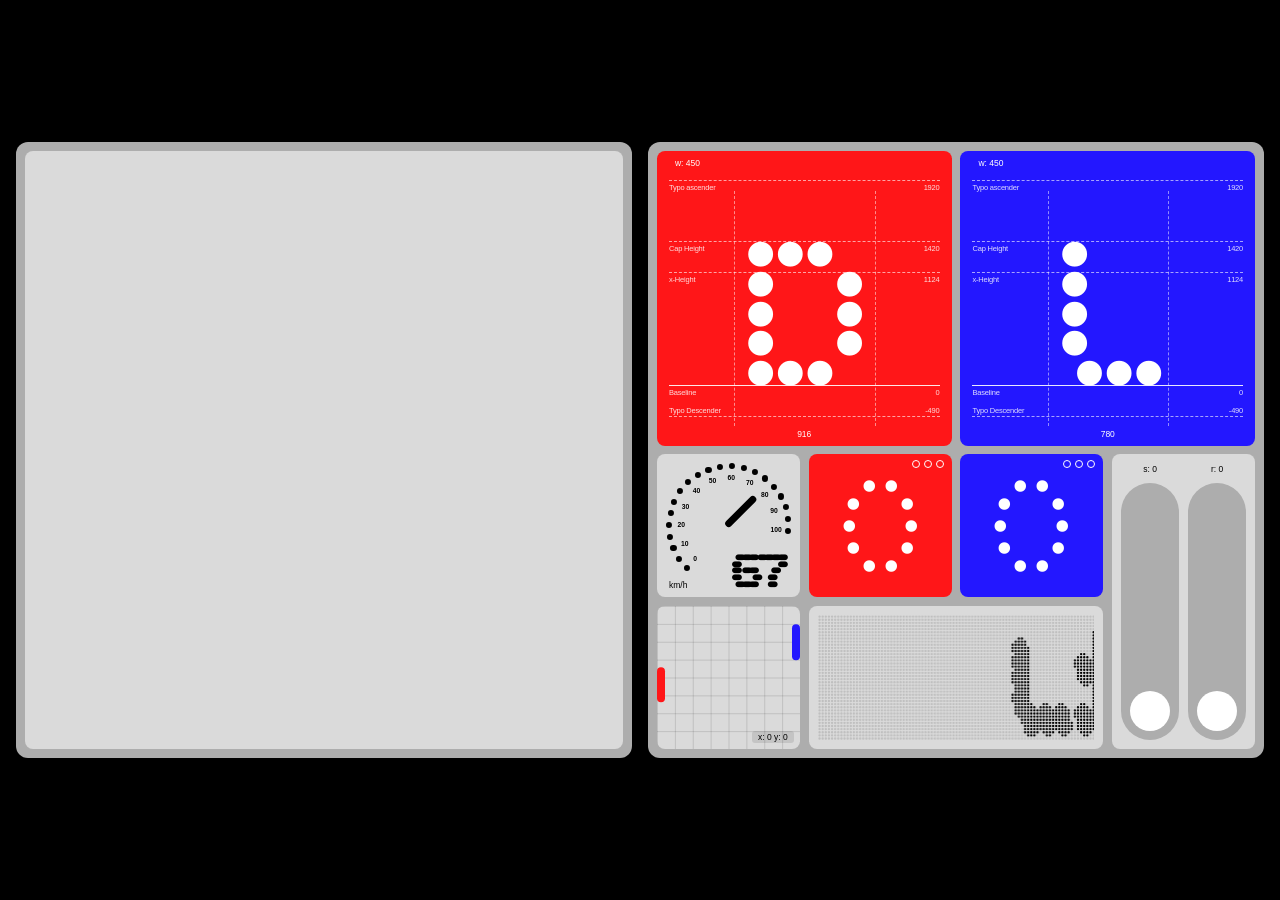
<file: Griglia_Aplha/index.html>
<!DOCTYPE html>
<html lang="it">

<head>
    <meta charset="UTF-8">
    <meta name="viewport" content="width=device-width, initial-scale=1.0">
    <title>PINGs</title>
    <link rel="stylesheet" href="style.css">
</head>

<body>
    <!-- GRIGLIA PRINCIPALE (VISIBILE) -->
    <div class="pagina">
        <div class="quadrato-camera">
            <canvas id="canvas-live" width="480" height="480"></canvas>
        </div>
        <div class="quadrato-esterno">
            <div class="flex-container">
                <div class="item-grande pl1">
                    <div class="technical-wrapper">
                        <div class="bbox-orizzontale-valore wght-val">
                            w: <span class="wght-num">450</span>
                        </div>
                        <!-- Filetto 1: Typo Ascender (1920) -> ~10% dall'alto -->
                        <div class="filetto-orizzontale" style="top: 10%;">
                            <div class="linea"></div>
                            <div class="etichetta"><span>Typo ascender</span><span>1920</span></div>
                        </div>

                        <!-- Filetto 2: Cap Height (1420) -> ~30.7% dall'alto -->
                        <div class="filetto-orizzontale" style="top: 30.7%;">
                            <div class="linea"></div>
                            <div class="etichetta"><span>Cap Height</span><span>1420</span></div>
                        </div>

                        <!-- Filetto 3: x-Height (1124) -> ~43% dall'alto -->
                        <div class="filetto-orizzontale" style="top: 41%;">
                            <div class="linea"></div>
                            <div class="etichetta"><span>x-Height</span><span>1124</span></div>
                        </div>

                        <!-- Filetto 4: Baseline (0) -> esattamente al 79.6% dall'alto -->
                        <div class="filetto-orizzontale" style="top: 79.6%;">
                            <div class="linea linea-continua"></div>
                            <div class="etichetta"><span>Baseline</span><span>0</span></div>
                        </div>

                        <!-- Filetto 5: Typo Descender (-490) -> ~100% (fondo) -->
                        <div class="filetto-orizzontale filetto-ultimo" style="top: 97%;">
                            <div class="linea"></div>
                            <div class="etichetta"><span>Typo Descender</span><span>-490</span></div>
                        </div>

                        <!-- Filetti verticali -->
                        <div class="filetto verticale sinistro" style="left: var(--box-left, 0px);"></div>
                        <div class="filetto verticale destro" style="left: var(--box-right, 0px);"></div>

                        <!-- punteggio player 1 -->
                        <div class="punti" data-pl="0">
                            <span class="punto"></span><span class="punto"></span><span class="punto"></span>
                        </div>

                        <p class="text-grande" style="font-variation-settings: 'wght' 450, 'ROTA' 0, 'SIZE' 0;">D</p>

                        <div class="bbox-orizzontale-valore">
                            <span class="bbox-width-val">0</span>
                        </div>
                    </div>
                </div>

                <div class="item-grande pl2">
                    <div class="technical-wrapper">
                        <!-- Filetto 1: Typo Ascender (1920) -->
                        <div class="filetto-orizzontale" style="top: 10%;">
                            <div class="linea"></div>
                            <div class="etichetta"><span>Typo ascender</span><span>1920</span></div>
                        </div>

                        <!-- Filetto 2: Cap Height (1420) -->
                        <div class="filetto-orizzontale" style="top: 30.7%;">
                            <div class="linea"></div>
                            <div class="etichetta"><span>Cap Height</span><span>1420</span></div>
                        </div>

                        <!-- Filetto 3: x-Height (1124) -->
                        <div class="filetto-orizzontale" style="top: 41%;">
                            <div class="linea"></div>
                            <div class="etichetta"><span>x-Height</span><span>1124</span></div>
                        </div>

                        <!-- Filetto 4: Baseline (0) -->
                        <div class="filetto-orizzontale" style="top: 79.6%;">
                            <div class="linea linea-continua"></div>
                            <div class="etichetta"><span>Baseline</span><span>0</span></div>
                        </div>

                        <!-- Filetto 5: Typo Descender (-490) -->
                        <div class="filetto-orizzontale filetto-ultimo" style="top: 100%;">
                            <div class="linea"></div>
                            <div class="etichetta"><span>Typo Descender</span><span>-490</span></div>
                        </div>

                        <!-- Filetti verticali -->
                        <div class="filetto verticale sinistro" style="left: var(--box-left, 0px);"></div>
                        <div class="filetto verticale destro" style="left: var(--box-right, 0px);"></div>

                        <!-- Punteggio player 2 -->
                        <div class="punti" data-pl="1">
                            <span class="punto"></span><span class="punto"></span><span class="punto"></span>
                        </div>

                        <p class="text-grande" style="font-variation-settings: 'wght' 450, 'ROTA' 0, 'SIZE' 0;">P</p>

                        <div class="bbox-orizzontale-valore">
                            <span class="bbox-width-val">0</span>
                        </div>
                        <div class="bbox-orizzontale-valore wght-val">
                            w: <span class="wght-num">450</span>
                        </div>
                    </div>
                </div>
                <!-- Contachilometri -->
                <div class="item-piccolo base contachilometri">
                    <div class="cerchio-tratteggiato-container">
                        <div class="cerchio-tratteggiato"></div>
                        <div class="lancetta"></div>
                        <span class="testo-velocita"><strong>67</strong></span>
                    </div>
                    <div class="bbox-orizzontale-valore kmh-label">km/h</div>
                </div>

                <div class="item-piccolo pl1">
                    <p class="text-piccolo">1</p>

                    <div class="punti" data-pl="0">
                        <span class="punto"></span><span class="punto"></span><span class="punto"></span>
                    </div>
                </div>
                <div class="item-piccolo pl2">
                    <p class="text-piccolo">2</p>

                    <div class="punti" data-pl="1">
                        <span class="punto"></span><span class="punto"></span><span class="punto"></span>
                    </div>
                </div>

                <!-- Doppio slider verticale -->
                <div class="item-lungo-verticale base">
                    <div class="slider-col" id="vs-size">
                        <span class="slider-testo">s: <span class="slider-valore">0</span></span>
                        <div class="slider-pista">
                            <div class="slider-corsa">
                                <div class="slider-pomello"></div>
                            </div>
                        </div>
                    </div>
                    <div class="slider-col" id="vs-rota">
                        <span class="slider-testo">r: <span class="slider-valore">0</span></span>
                        <div class="slider-pista">
                            <div class="slider-corsa">
                                <div class="slider-pomello"></div>
                            </div>
                        </div>
                    </div>
                </div>

                <div class="item-piccolo base campo">
                    <canvas class="traccia-pallina" id="traccia-pallina"></canvas>
                    <div class="paddle rosso" style="--pos-y: 55%;"></div>
                    <div class="paddle blu" style="--pos-y: 25%;"></div>
                    <div class="bbox-orizzontale-valore coord-pallina">
                        x: <span id="pallina-x">0</span> y: <span id="pallina-y">0</span>
                    </div>
                </div>

                <div class="item-lungo base">
                    <div class="ticker">
                        <canvas id="led-canvas"></canvas>
                    </div>
                </div>

                <!-- Slider originali: restano nel DOM (li usa lo script) ma nascosti -->
                <div style="display:none">
                    <div class="controlli-font">
                        <label>Weight: <input type="range" id="slider-wght" min="300" max="700" value="450"></label>
                        <label>Rotation: <input type="range" id="slider-rota" min="0" max="360" value="0"></label>
                        <label>Size: <input type="range" id="slider-size" min="0" max="100" value="0"></label>
                    </div>
                    <div class="controlli-font2">
                        <label>Weight: <input type="range" id="slider-wght-2" min="300" max="700" value="450"></label>
                        <label>Rotation: <input type="range" id="slider-rota-2" min="0" max="360" value="0"></label>
                        <label>Size: <input type="range" id="slider-size-2" min="0" max="100" value="0"></label>
                    </div>
                </div>
            </div>
        </div>
        <!-- ===== SCHERMATA GOAL (appare al posto della griglia) ===== -->
        <div class="quadrato-overlay overlay-goal pl1" id="overlay-goal">
            <div class="goal-interno">
                <div class="goal-scritta">
                    <div class="goal-riga">
                        <span class="goal-lettera">G</span>
                        <span class="goal-lettera">O</span>
                        <span class="goal-lettera">O</span>
                    </div>
                    <div class="goal-riga">
                        <span class="goal-lettera">O</span>
                        <span class="goal-lettera">A</span>
                        <span class="goal-lettera">L</span>
                    </div>
                </div>
                <div class="goal-glifi">
                    <span class="glifo glifo-1">$</span>
                    <span class="glifo glifo-2">?</span>
                    <span class="glifo glifo-3">@</span>
                    <span class="glifo glifo-4">&#x2206;</span>
                    <span class="glifo glifo-5">%</span>
                </div>
            </div>
        </div>
        <!-- ===== SCHERMATA WIN (appare al posto della griglia) ===== -->
        <div class="quadrato-overlay overlay-win pl1" id="overlay-win">
            <div class="win-contenitore">
                <div class="win-quadrato pl1">
                    <p class="win-numero" id="win-num-1">0</p>
                </div>
                <div class="win-quadrato pl2">
                    <p class="win-numero" id="win-num-2">0</p>
                </div>
                <div class="win-nastro-box">
                    <canvas id="win-led-canvas"></canvas>
                </div>
            </div>
        </div>
    </div>
    <!-- PANNELLO IMPOSTAZIONI NASCOSTO (si apre/chiude con il tasto S) -->
    <div class="settings-modal" id="settingsModal">
        <div class="settings-content">
            <h2>Impostazioni &amp; Calibrazione</h2>

            <div id="infos">
                <div>Stato: <span id="status">Caricamento OpenCV...</span></div>
                <div>WebSocket: <span id="wsStatus" style="color: orange;">Disconnesso</span></div>
                <div id="coords">Centro tracciato: X: -, Y: -</div>
            </div>

            <div id="controls-panel">
                <button id="detect-matrix" type="button">Rileva matrice</button>
                <div id="color-slots-container">
                    <div id="color-slot-1"></div>
                    <div id="color-slot-2"></div>
                </div>
                <div class="control-group">
                    <label>Tolleranza Hue: <span id="hue-tol-val">10</span></label>
                    <input type="range" id="hue-tol" min="1" max="40" value="10">
                </div>
                <div class="control-group">
                    <label>Sat Min: <span id="sat-min-val">80</span></label>
                    <input type="range" id="sat-min" min="0" max="255" value="80">
                </div>
                <div class="control-group">
                    <label>Val Min: <span id="val-min-val">80</span></label>
                    <input type="range" id="val-min" min="0" max="255" value="80">
                </div>
            </div>

            <div id="pick-hint" hidden>Clicca sul video per campionare il colore</div>

            <div id="container-video">
                <video id="video" width="640" height="480" autoplay playsinline muted style="display:none;"></video>
                <canvas id="canvas" width="640" height="480"></canvas>
            </div>
        </div>
        <div class="settings-close-hint">Premi il tasto <strong>S</strong> per chiudere</div>
    </div>

    <!-- ORDINE IMPORTANTE: tracking.js prima di OpenCV, script.js per ultimo -->
    <script src="tracking.js"></script>
    <script async src="https://docs.opencv.org/4.x/opencv.js" onload="onOpenCvReady();"></script>
    <script src="script.js"></script>
</body>

</html>
</file>
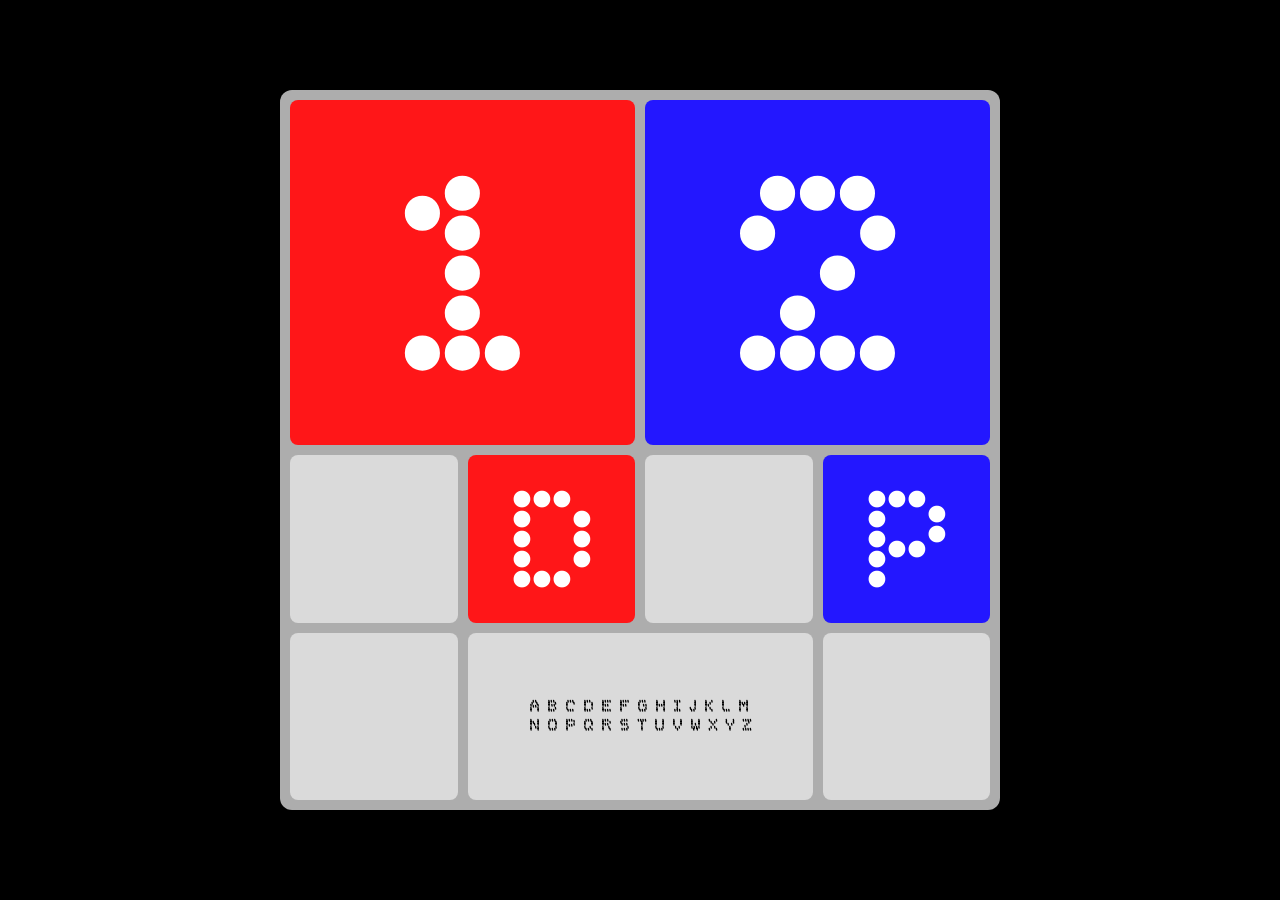
<file: GrigliaSpecimen/index.html>
<!DOCTYPE html>
<html lang="it">
<head>
    <meta charset="UTF-8">
    <meta name="viewport" content="width=device-width, initial-scale=1.0">
    <title>PINGs</title>
    <link rel="stylesheet" href="style.css">
</head>
<body>
    <div class="quadrato-esterno">
        <div class="flex-container">
            <div class="item-grande pl1">
                <p id="text-grande">1</p>
            </div>
            <div class="item-grande pl2" >
                <p id="text-grande">2</p>
            </div>
            <div class="item-piccolo base"></div>
            <div class="item-piccolo pl1">
                <p id="text-piccolo">D</p>
            </div>
            <div class="item-piccolo base"></div>
            <div class="item-piccolo pl2">
                <p id="text-piccolo">P</p>
            </div>
            <div class="item-piccolo base"></div>
            <div class="item-lungo base">
                <p id="text-lungo">A B C D E F G H I J K L M<br>N O P Q R S T U V W X Y Z</p>
            </div>
            <div class="item-piccolo base"></div>
        </div>
    </div>

</body>
</html>
</file>
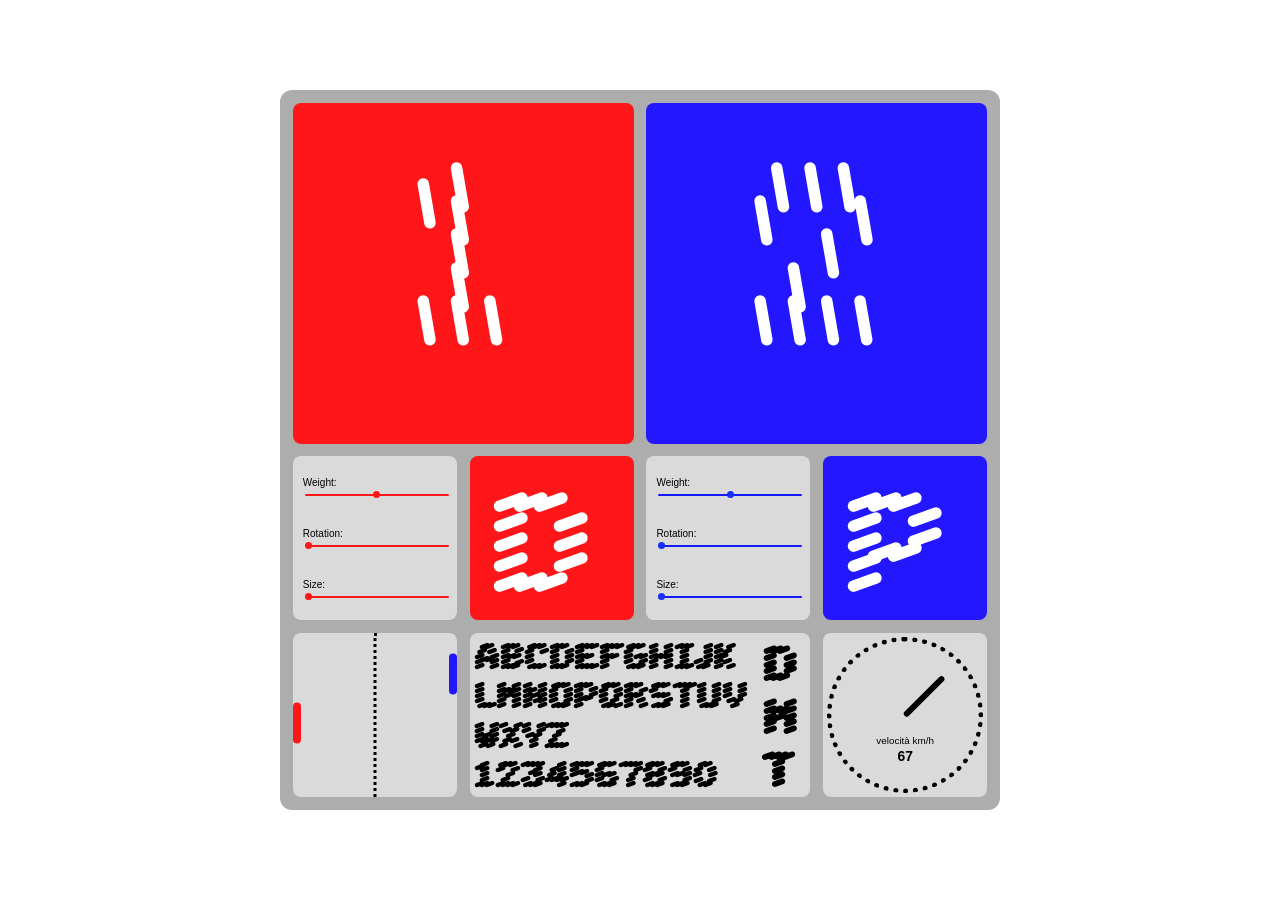
<file: GrigliaSpecimen_DIUO/index.html>
<!DOCTYPE html>
<html lang="it">

<head>
    <meta charset="UTF-8">
    <meta name="viewport" content="width=device-width, initial-scale=1.0">
    <title>PINGs</title>
    <link rel="stylesheet" href="style.css">
</head>

<body>
    <div class="quadrato-esterno">
        <div class="flex-container">
            <div class="item-grande pl1">
                <p id="text-grande">1</p>
            </div>
            <div class="item-grande pl2">
                <p id="text-grande">2</p>
            </div>
            <div class="item-piccolo base">
                <div class="controlli-font">
                    <label>
                        Weight:
                        <input type="range" id="slider-wght" min="100" max="900" value="500">
                    </label>

                    <label>
                        Rotation:
                        <input type="range" id="slider-rota" min="0" max="360" value="0">
                    </label>

                    <label>
                        Size:
                        <input type="range" id="slider-size" min="0" max="100" value="0">
                    </label>
                </div>
            </div>
            <div class="item-piccolo pl1">
                <p id="text-piccolo">D</p>
            </div>
            <div class="item-piccolo base">
                <div class="controlli-font2">
                    <label>
                        Weight:
                        <input type="range" id="slider-wght" min="100" max="900" value="500">
                    </label>

                    <label>
                        Rotation:
                        <input type="range" id="slider-rota" min="0" max="360" value="0">
                    </label>

                    <label>
                        Size:
                        <input type="range" id="slider-size" min="0" max="100" value="0">
                    </label>
                </div>
            </div>
            <div class="item-piccolo pl2">
                <p id="text-piccolo">P</p>
            </div>
            <div class="item-piccolo base campo">
                <!-- Linea verticale tratteggiata centrale -->
                <div class="linea-centrale"></div>

                <!-- Bacchetta Rossa (Sinistra) -->
                <div class="paddle rosso" style="--pos-y: 55%;"></div>

                <!-- Bacchetta Blu (Destra) -->
                <div class="paddle blu" style="--pos-y: 25%;"></div>
            </div>
            <div class="item-lungo base">
                <p id="text-alfabeto">A B C D E F G H I J K<br> L M N O P Q R S T U V <br>W X Y Z <br>1 2 3 4 5 6 7 8 9
                    0</p>
                <p class="text-DMT">D<br>M<br>T</p>
            </div>
            <div class="item-piccolo base">
                <div class="cerchio-tratteggiato-container">
                    <div class="cerchio-tratteggiato"></div>
                    <div class="lancetta"></div>
                    <span class="testo-velocita">velocità km/h<br><strong>67</strong></span>
                </div>
            </div>

        </div>
    </div>

</body>

</html>
</file>
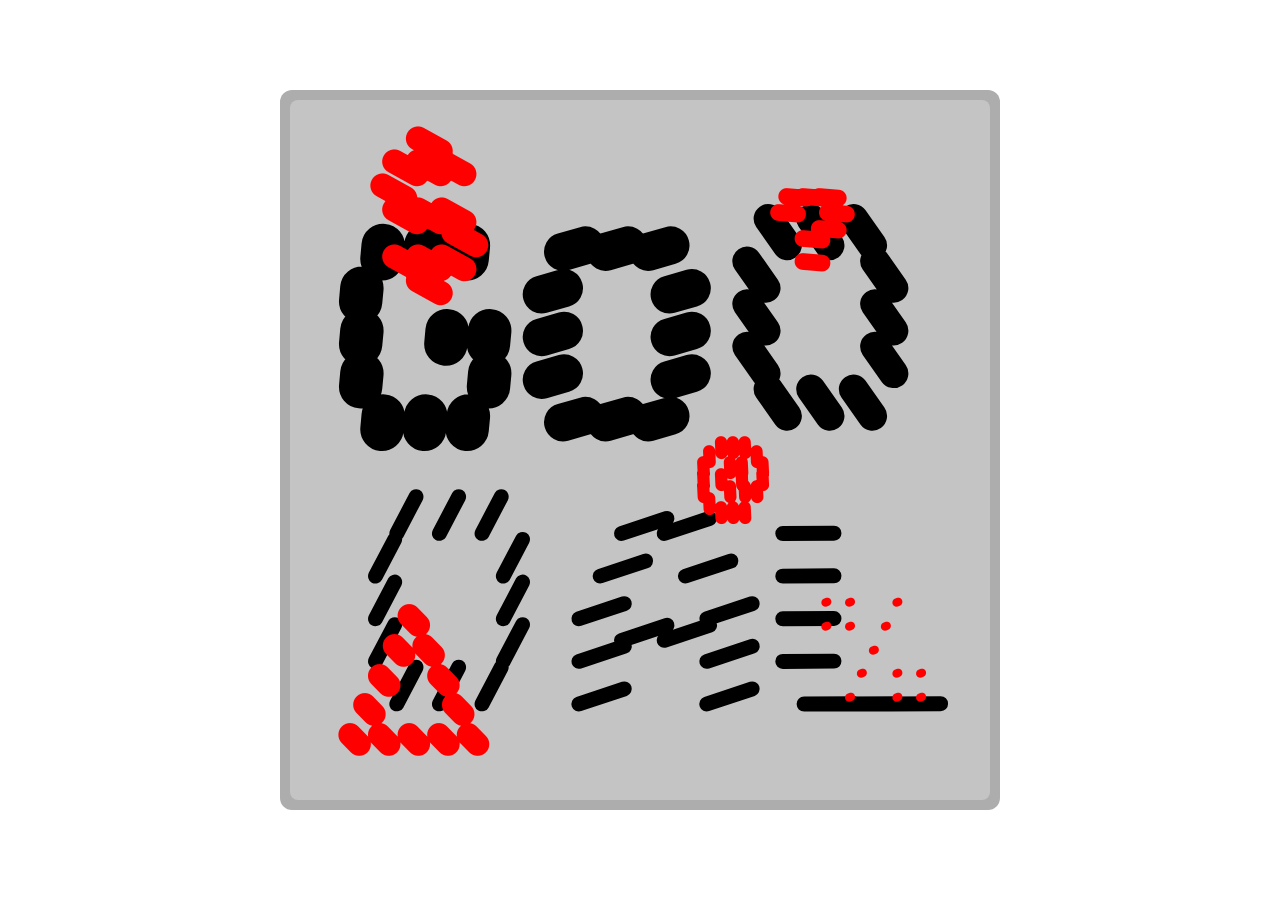
<file: GrigliaSpecimen_Goal/index.html>
<!DOCTYPE html>
<html lang="it">

<head>
    <meta charset="UTF-8">
    <meta name="viewport" content="width=device-width, initial-scale=1.0">
    <title>PINGs</title>
    <link rel="stylesheet" href="style.css">
</head>

<body>
    <div class="quadrato-esterno">
        
        <!-- Secondo quadrato (Interno) -->
        <div class="quadrato-interno">
            
            <!-- SCRITTA GOO / OAL: Scritta a mano direttamente nell'HTML -->
            <div id="goal">

                <div class="riga-goal">
                <span class="lettera-goal">G</span>
                <span class="lettera-goal">O</span>
                <span class="lettera-goal">O</span>
        </div>
        <div class="riga-goal">
                <span class="lettera-goal">O</span>
                <span class="lettera-goal">A</span>
                <span class="lettera-goal">L</span>
            </div>

            <!-- Terzo quadrato (Glifi) -->
            <div class="quadrato-invisibile">
                <span class="glifo glifo-1 glifo-animato" id="glifo-1">$</span>
                <span class="glifo glifo-2 glifo-animato" id="glifo-2">?</span>
                <span class="glifo glifo-3 glifo-animato" id="glifo-3">@</span>
                <span class="glifo glifo-4 glifo-animato" id="glifo-4">&#x2206;</span>
                <span class="glifo glifo-5 glifo-animato" id="glifo-5">%</span>
            </div>
            
        </div> <!-- /quadrato-interno -->

    </div>

    <!-- SCRIPT 1: Animazione dei Glifi ($ ? @ ∆ %) -->
    <script>
        const glifi = document.querySelectorAll('.glifo-animato');
        let tGlifi = 0;

        function loopGlifi() {
            tGlifi += 0.02;

            glifi.forEach((glifo, index) => {
                const offset = index * 0.8; 
                const progress = (Math.sin(tGlifi + offset) + 1) / 2;

                const wght = 100 + (progress * 800);
                const rota = progress * 360;       
                const size = progress * 100;       

                glifo.style.fontVariationSettings = `'wght' ${wght}, 'ROTA' ${rota}, 'SIZE' ${size}`;
            });

            requestAnimationFrame(loopGlifi);
        }

        loopGlifi();
    </script>

    <!-- SCRIPT 2: Animazione in sequenza delle lettere G-O-O-O-A-L -->
    <script>
        // Seleziona direttamente i 6 span che abbiamo creato a mano nell'HTML
        const lettereGoal = document.querySelectorAll('.lettera-goal');
        let tGoal = 0;

        function loopGoal() {
            tGoal += 0.01;

            lettereGoal.forEach((lettera, index) => {
                // index fa muovere le lettere in sequenza (onda)
                const offset = index * 0.4; 
                const progress = (Math.sin(tGoal - offset) + 1) / 2;

                const wght = 100 + (progress * 800);  
                const rota = progress * 360;          
                const size = 100 - (progress * 100); // Parte da 100 e scende a 0

                lettera.style.fontVariationSettings = `'wght' ${wght}, 'ROTA' ${rota}, 'SIZE' ${size}`;
            });

            requestAnimationFrame(loopGoal);
        }

        loopGoal();
    </script>

</body>

</html>
</file>
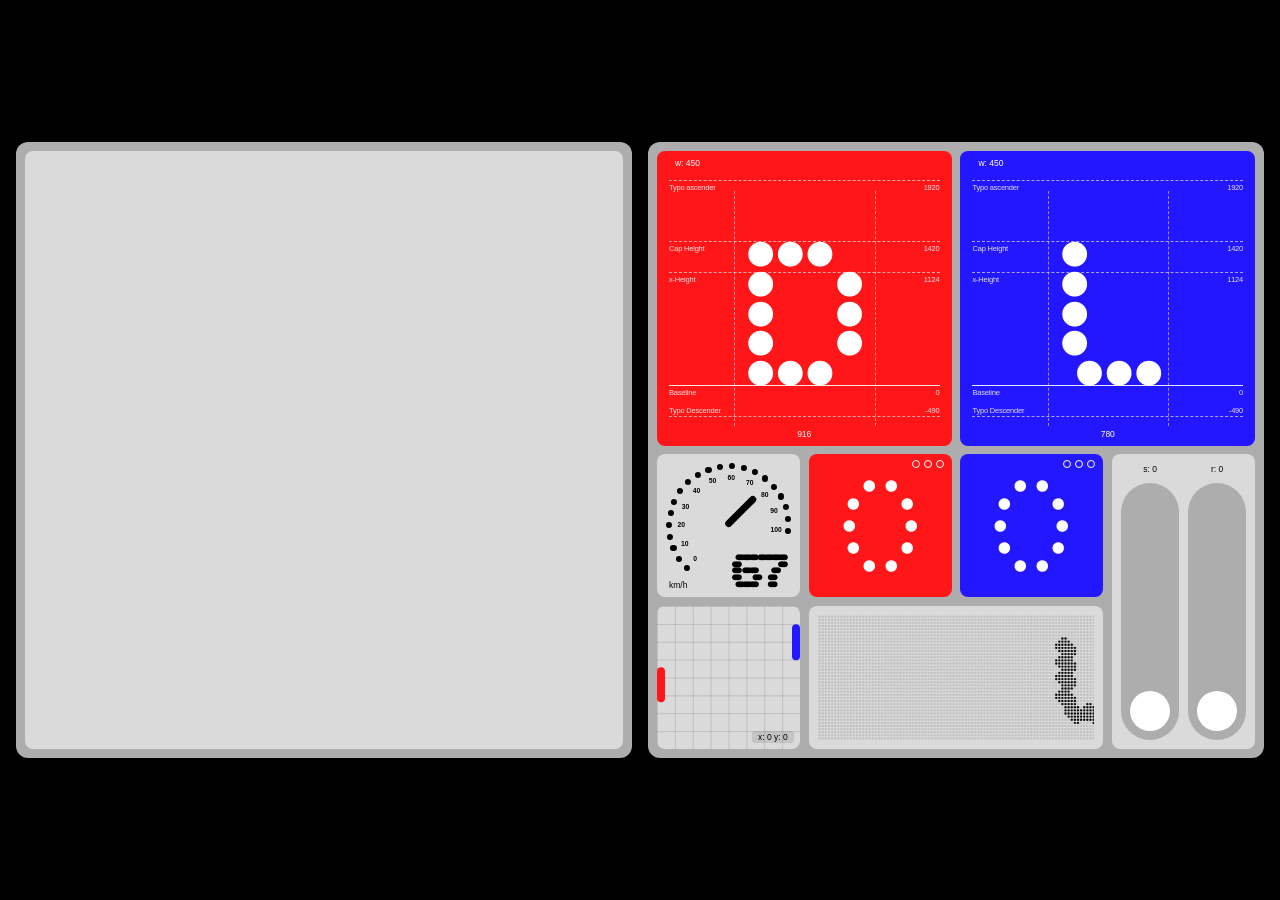
<file: GrigliaSpecimen_prova/index.html>
<!DOCTYPE html>
<html lang="it">

<head>
    <meta charset="UTF-8">
    <meta name="viewport" content="width=device-width, initial-scale=1.0">
    <title>PINGs</title>
    <link rel="stylesheet" href="style.css">
</head>

<body>
    <!-- GRIGLIA PRINCIPALE (VISIBILE) -->
    <div class="pagina">
        <div class="quadrato-camera">
            <canvas id="canvas-live" width="480" height="480"></canvas>
        </div>
        <div class="quadrato-esterno">
            <div class="flex-container">
                <div class="item-grande pl1">
                    <div class="technical-wrapper">
                        <div class="bbox-orizzontale-valore wght-val">
                            w: <span class="wght-num">450</span>
                        </div>
                        <!-- Filetto 1: Typo Ascender (1920) -> ~10% dall'alto -->
                        <div class="filetto-orizzontale" style="top: 10%;">
                            <div class="linea"></div>
                            <div class="etichetta"><span>Typo ascender</span><span>1920</span></div>
                        </div>

                        <!-- Filetto 2: Cap Height (1420) -> ~30.7% dall'alto -->
                        <div class="filetto-orizzontale" style="top: 30.7%;">
                            <div class="linea"></div>
                            <div class="etichetta"><span>Cap Height</span><span>1420</span></div>
                        </div>

                        <!-- Filetto 3: x-Height (1124) -> ~43% dall'alto -->
                        <div class="filetto-orizzontale" style="top: 41%;">
                            <div class="linea"></div>
                            <div class="etichetta"><span>x-Height</span><span>1124</span></div>
                        </div>

                        <!-- Filetto 4: Baseline (0) -> esattamente al 79.6% dall'alto -->
                        <div class="filetto-orizzontale" style="top: 79.6%;">
                            <div class="linea linea-continua"></div>
                            <div class="etichetta"><span>Baseline</span><span>0</span></div>
                        </div>

                        <!-- Filetto 5: Typo Descender (-490) -> ~100% (fondo) -->
                        <div class="filetto-orizzontale filetto-ultimo" style="top: 97%;">
                            <div class="linea"></div>
                            <div class="etichetta"><span>Typo Descender</span><span>-490</span></div>
                        </div>

                        <!-- Filetti verticali -->
                        <div class="filetto verticale sinistro" style="left: var(--box-left, 0px);"></div>
                        <div class="filetto verticale destro" style="left: var(--box-right, 0px);"></div>

                        <!-- punteggio player 1 -->
                        <div class="punti" data-pl="0">
                            <span class="punto"></span><span class="punto"></span><span class="punto"></span>
                        </div>

                        <p class="text-grande" style="font-variation-settings: 'wght' 450, 'ROTA' 0, 'SIZE' 0;">D</p>

                        <div class="bbox-orizzontale-valore">
                            <span class="bbox-width-val">0</span>
                        </div>
                    </div>
                </div>

                <div class="item-grande pl2">
                    <div class="technical-wrapper">
                        <!-- Filetto 1: Typo Ascender (1920) -->
                        <div class="filetto-orizzontale" style="top: 10%;">
                            <div class="linea"></div>
                            <div class="etichetta"><span>Typo ascender</span><span>1920</span></div>
                        </div>

                        <!-- Filetto 2: Cap Height (1420) -->
                        <div class="filetto-orizzontale" style="top: 30.7%;">
                            <div class="linea"></div>
                            <div class="etichetta"><span>Cap Height</span><span>1420</span></div>
                        </div>

                        <!-- Filetto 3: x-Height (1124) -->
                        <div class="filetto-orizzontale" style="top: 41%;">
                            <div class="linea"></div>
                            <div class="etichetta"><span>x-Height</span><span>1124</span></div>
                        </div>

                        <!-- Filetto 4: Baseline (0) -->
                        <div class="filetto-orizzontale" style="top: 79.6%;">
                            <div class="linea linea-continua"></div>
                            <div class="etichetta"><span>Baseline</span><span>0</span></div>
                        </div>

                        <!-- Filetto 5: Typo Descender (-490) -->
                        <div class="filetto-orizzontale filetto-ultimo" style="top: 100%;">
                            <div class="linea"></div>
                            <div class="etichetta"><span>Typo Descender</span><span>-490</span></div>
                        </div>

                        <!-- Filetti verticali -->
                        <div class="filetto verticale sinistro" style="left: var(--box-left, 0px);"></div>
                        <div class="filetto verticale destro" style="left: var(--box-right, 0px);"></div>

                        <!-- Punteggio player 2 -->
                        <div class="punti" data-pl="1">
                            <span class="punto"></span><span class="punto"></span><span class="punto"></span>
                        </div>

                        <p class="text-grande" style="font-variation-settings: 'wght' 450, 'ROTA' 0, 'SIZE' 0;">P</p>

                        <div class="bbox-orizzontale-valore">
                            <span class="bbox-width-val">0</span>
                        </div>
                        <div class="bbox-orizzontale-valore wght-val">
                            w: <span class="wght-num">450</span>
                        </div>
                    </div>
                </div>
                <!-- Contachilometri -->
                <div class="item-piccolo base contachilometri">
                    <div class="cerchio-tratteggiato-container">
                        <div class="cerchio-tratteggiato"></div>
                        <div class="lancetta"></div>
                        <span class="testo-velocita"><strong>67</strong></span>
                    </div>
                    <div class="bbox-orizzontale-valore kmh-label">km/h</div>
                </div>

                <div class="item-piccolo pl1">
                    <p class="text-piccolo">1</p>

                    <div class="punti" data-pl="0">
                        <span class="punto"></span><span class="punto"></span><span class="punto"></span>
                    </div>
                </div>
                <div class="item-piccolo pl2">
                    <p class="text-piccolo">2</p>

                    <div class="punti" data-pl="1">
                        <span class="punto"></span><span class="punto"></span><span class="punto"></span>
                    </div>
                </div>

                <!-- Doppio slider verticale -->
                <div class="item-lungo-verticale base">
                    <div class="slider-col" id="vs-size">
                        <span class="slider-testo">s: <span class="slider-valore">0</span></span>
                        <div class="slider-pista">
                            <div class="slider-corsa">
                                <div class="slider-pomello"></div>
                            </div>
                        </div>
                    </div>
                    <div class="slider-col" id="vs-rota">
                        <span class="slider-testo">r: <span class="slider-valore">0</span></span>
                        <div class="slider-pista">
                            <div class="slider-corsa">
                                <div class="slider-pomello"></div>
                            </div>
                        </div>
                    </div>
                </div>

                <div class="item-piccolo base campo">
                    <canvas class="traccia-pallina" id="traccia-pallina"></canvas>
                    <div class="paddle rosso" style="--pos-y: 55%;"></div>
                    <div class="paddle blu" style="--pos-y: 25%;"></div>
                    <div class="bbox-orizzontale-valore coord-pallina">
                        x: <span id="pallina-x">0</span> y: <span id="pallina-y">0</span>
                    </div>
                </div>

                <div class="item-lungo base">
                    <div class="ticker">
                        <canvas id="led-canvas"></canvas>
                    </div>
                </div>

                <!-- Slider originali: restano nel DOM (li usa lo script) ma nascosti -->
                <div style="display:none">
                    <div class="controlli-font">
                        <label>Weight: <input type="range" id="slider-wght" min="300" max="700" value="450"></label>
                        <label>Rotation: <input type="range" id="slider-rota" min="0" max="360" value="0"></label>
                        <label>Size: <input type="range" id="slider-size" min="0" max="100" value="0"></label>
                    </div>
                    <div class="controlli-font2">
                        <label>Weight: <input type="range" id="slider-wght-2" min="300" max="700" value="450"></label>
                        <label>Rotation: <input type="range" id="slider-rota-2" min="0" max="360" value="0"></label>
                        <label>Size: <input type="range" id="slider-size-2" min="0" max="100" value="0"></label>
                    </div>
                </div>
            </div>
        </div>
    </div>
    <!-- PANNELLO IMPOSTAZIONI NASCOSTO (si apre/chiude con il tasto S) -->
    <div class="settings-modal" id="settingsModal">
        <div class="settings-content">
            <h2>Impostazioni &amp; Calibrazione</h2>

            <div id="infos">
                <div>Stato: <span id="status">Caricamento OpenCV...</span></div>
                <div>WebSocket: <span id="wsStatus" style="color: orange;">Disconnesso</span></div>
                <div id="coords">Centro tracciato: X: -, Y: -</div>
            </div>

            <div id="controls-panel">
                <button id="detect-matrix" type="button">Rileva matrice</button>
                <div id="color-slots-container">
                    <div id="color-slot-1"></div>
                    <div id="color-slot-2"></div>
                </div>
                <div class="control-group">
                    <label>Tolleranza Hue: <span id="hue-tol-val">10</span></label>
                    <input type="range" id="hue-tol" min="1" max="40" value="10">
                </div>
                <div class="control-group">
                    <label>Sat Min: <span id="sat-min-val">80</span></label>
                    <input type="range" id="sat-min" min="0" max="255" value="80">
                </div>
                <div class="control-group">
                    <label>Val Min: <span id="val-min-val">80</span></label>
                    <input type="range" id="val-min" min="0" max="255" value="80">
                </div>
            </div>

            <div id="pick-hint" hidden>Clicca sul video per campionare il colore</div>

            <div id="container-video">
                <video id="video" width="640" height="480" autoplay playsinline muted style="display:none;"></video>
                <canvas id="canvas" width="640" height="480"></canvas>
            </div>
        </div>
        <div class="settings-close-hint">Premi il tasto <strong>S</strong> per chiudere</div>
    </div>

    <!-- ORDINE IMPORTANTE: tracking.js prima di OpenCV, script.js per ultimo -->
    <script src="tracking.js"></script>
    <script async src="https://docs.opencv.org/4.x/opencv.js" onload="onOpenCvReady();"></script>
    <script src="script.js"></script>
</body>

</html>
</file>
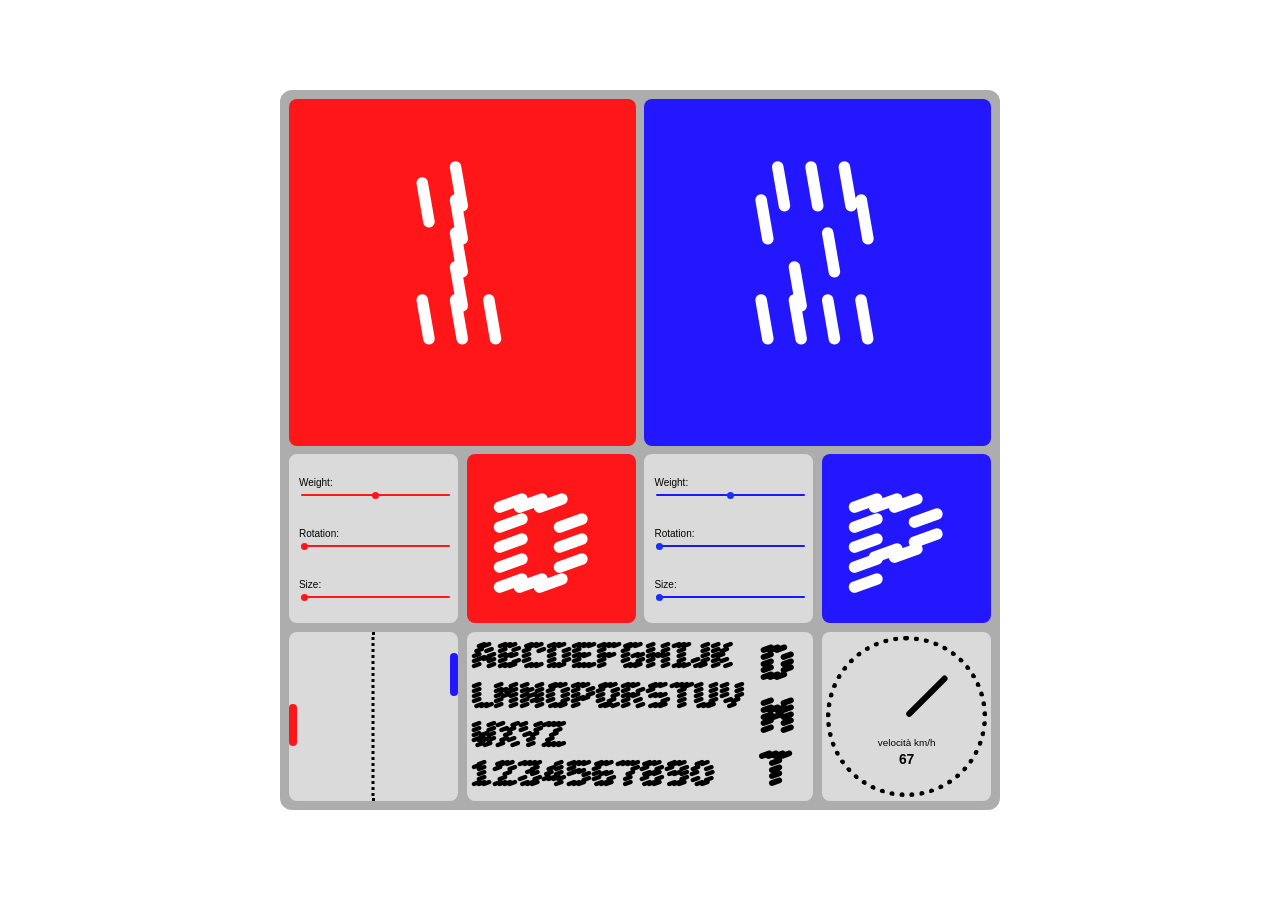
<file: GrigliaSpecimen_TRIUO/index.html>
<!DOCTYPE html>
<html lang="it">

<head>
    <meta charset="UTF-8">
    <meta name="viewport" content="width=device-width, initial-scale=1.0">
    <title>PINGs</title>
    <link rel="stylesheet" href="style.css">
</head>

<body>
    <!-- GRIGLIA PRINCIPALE (VISIBILE) -->
    <div class="quadrato-esterno">
        <div class="flex-container">
            <div class="item-grande pl1">
                <p class="text-grande">1</p>
            </div>
            <div class="item-grande pl2">
                <p class="text-grande">2</p>
            </div>
            <div class="item-piccolo base">
                <div class="controlli-font">
                    <label>
                        Weight:
                        <input type="range" id="slider-wght" min="300" max="700" value="500">
                    </label>

                    <label>
                        Rotation:
                        <input type="range" id="slider-rota" min="0" max="360" value="0">
                    </label>

                    <label>
                        Size:
                        <input type="range" id="slider-size" min="0" max="100" value="0">
                    </label>
                </div>
            </div>
            <div class="item-piccolo pl1">
                <p class="text-piccolo">D</p>
            </div>
            <div class="item-piccolo base">
                <div class="controlli-font2">
                    <label>
                        Weight:
                        <input type="range" id="slider-wght-2" min="300" max="700" value="500">
                    </label>

                    <label>
                        Rotation:
                        <input type="range" id="slider-rota-2" min="0" max="360" value="0">
                    </label>

                    <label>
                        Size:
                        <input type="range" id="slider-size-2" min="0" max="100" value="0">
                    </label>
                </div>
            </div>
            <div class="item-piccolo pl2">
                <p class="text-piccolo">P</p>
            </div>
            <div class="item-piccolo base campo">
                <!-- Traccia della pallina (disegnata da script.js) -->
                <canvas class="traccia-pallina" id="traccia-pallina"></canvas>
                <!-- Linea verticale tratteggiata centrale -->
                <div class="linea-centrale"></div>

                <!-- Bacchetta Rossa (Sinistra) -->
                <div class="paddle rosso" style="--pos-y: 55%;"></div>

                <!-- Bacchetta Blu (Destra) -->
                <div class="paddle blu" style="--pos-y: 25%;"></div>
            </div>
            <div class="item-lungo base">
                <p id="text-alfabeto">A B C D E F G H I J K<br> L M N O P Q R S T U V <br>W X Y Z <br>1 2 3 4 5 6 7 8 9
                    0</p>
                <p class="text-DMT">D<br>M<br>T</p>
            </div>
            <div class="item-piccolo base">
                <div class="cerchio-tratteggiato-container">
                    <div class="cerchio-tratteggiato"></div>
                    <div class="lancetta"></div>
                    <span class="testo-velocita">velocità km/h<br><strong>67</strong></span>
                </div>
            </div>

        </div>
    </div>

    <!-- PANNELLO IMPOSTAZIONI NASCOSTO (si apre/chiude con il tasto S) -->
    <div class="settings-modal" id="settingsModal">
        <div class="settings-content">
            <h2>Impostazioni &amp; Calibrazione</h2>

            <div id="infos">
                <div>Stato: <span id="status">Caricamento OpenCV...</span></div>
                <div>WebSocket: <span id="wsStatus" style="color: orange;">Disconnesso</span></div>
                <div id="coords">Centro tracciato: X: -, Y: -</div>
            </div>

            <div id="controls-panel">
                <button id="detect-matrix" type="button">Rileva matrice</button>
                <div id="color-slots-container">
                    <div id="color-slot-1"></div>
                    <div id="color-slot-2"></div>
                </div>
                <div class="control-group">
                    <label>Tolleranza Hue: <span id="hue-tol-val">10</span></label>
                    <input type="range" id="hue-tol" min="1" max="40" value="10">
                </div>
                <div class="control-group">
                    <label>Sat Min: <span id="sat-min-val">80</span></label>
                    <input type="range" id="sat-min" min="0" max="255" value="80">
                </div>
                <div class="control-group">
                    <label>Val Min: <span id="val-min-val">80</span></label>
                    <input type="range" id="val-min" min="0" max="255" value="80">
                </div>
            </div>

            <div id="pick-hint" hidden>Clicca sul video per campionare il colore</div>

            <div id="container-video">
                <video id="video" width="640" height="480" autoplay playsinline muted style="display:none;"></video>
                <canvas id="canvas" width="640" height="480"></canvas>
            </div>
        </div>
        <div class="settings-close-hint">Premi il tasto <strong>S</strong> per chiudere</div>
    </div>

    <!-- ORDINE IMPORTANTE: tracking.js prima di OpenCV, script.js per ultimo -->
    <script src="tracking.js"></script>
    <script async src="https://docs.opencv.org/4.x/opencv.js" onload="onOpenCvReady();"></script>
    <script src="script.js"></script>
</body>

</html>
</file>
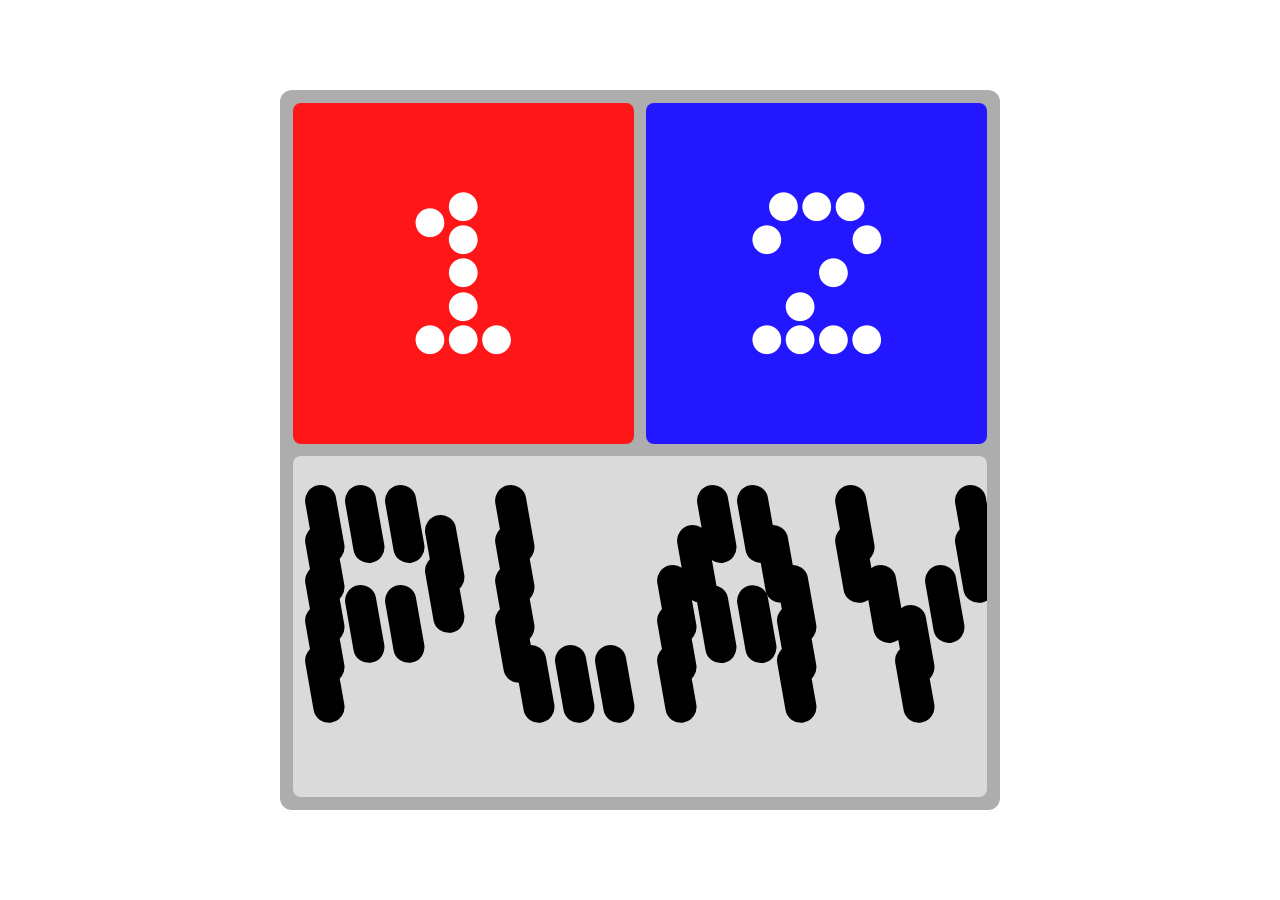
<file: GrigliaSpecimen_WIN_fissa/index.html>
<!DOCTYPE html>
<html lang="it">

<head>
    <meta charset="UTF-8">
    <meta name="viewport" content="width=device-width, initial-scale=1.0">
    <title>PINGs</title>
    <link rel="stylesheet" href="style.css">
</head>

<body>
    <div class="quadrato-esterno">
        <div class="flex-container">
            <div class="item-grande pl1">
                <p id="text-grande">1</p>
            </div>
            <div class="item-grande pl2">
                <p id="text-grande">2</p>
            </div>
            <div class="item-lungo base">
                <!-- SOLO il nastro: il testo statico e' stato tolto,
                     altrimenti spingeva il nastro fuori dall'item -->
                <div class="nastro-wrapper">
                    <div class="nastro-traccia">
                        <!-- Le due copie DEVONO essere identiche per il loop senza salti -->
                        <span class="frase">PLAYER <span class="dadi-rosso">DADI</span> WIN &nbsp;&nbsp;&#8226;&nbsp;&nbsp;</span>
                        <span class="frase" aria-hidden="true">PLAYER <span class="dadi-rosso">DADI</span> WIN &nbsp;&nbsp;&#8226;&nbsp;&nbsp;</span>
                    </div>
                </div>
            </div>
        </div>
    </div>
</body>

</html>
</file>
<file: Griglia_Aplha/style.css>
@font-face {
    font-family: "DMT";
    src: url("fonts/DMTLLVarSupsi-[SIZE,ROTA,wght].woff2") format("woff2");
}

:root {
    --gap: clamp(4px, 0.7vw, 11px);
    --padding: clamp(5px, 0.7vw, 11px);
    --col: calc((100% - (3 * var(--gap))) / 4);
    --color-pl1: #ff1618;
    --color-pl2: #2317ff;
}

body {
    margin: 0;
    min-height: 100vh;
    display: flex;
    justify-content: center;
    align-items: center;
    background-color: #000000;
    position: relative;
}

.quadrato-esterno {
    width: 80vw;
    max-width: 80vh;
    aspect-ratio: 1 / 1;
    background-color: #adadad;
    padding: var(--padding);
    box-sizing: border-box;
    display: flex;
    border-radius: 12px;
}

.flex-container {
    display: flex;
    flex-wrap: wrap;
    gap: var(--gap);
    width: 100%;
    height: 100%;
}

.item-piccolo,
.item-grande,
.item-lungo {
    border-radius: 8px;
    display: flex;
    justify-content: center;
    align-items: center;
}

.item-piccolo {
    flex: 0 0 var(--col);
    aspect-ratio: 1 / 1;
}

.controlli-font {
    display: flex;
    flex-direction: column;
    gap: 30px;
    width: 100%;
    padding: 10px;
    box-sizing: border-box;
    color: #000000;
    font-family: sans-serif;
    font-size: 10px;
}

.controlli-font2 {
    display: flex;
    flex-direction: column;
    gap: 30px;
    width: 100%;
    padding: 10px;
    box-sizing: border-box;
    color: #000000;
    font-family: sans-serif;
    font-size: 10px;
}

.controlli-font label {
    display: flex;
    flex-direction: column;
    align-items: flex-start;
    gap: 4px;
}

.controlli-font2 label {
    display: flex;
    flex-direction: column;
    align-items: flex-start;
    gap: 4px;
}

.controlli-font input[type="range"] {
    -webkit-appearance: none;
    appearance: none;
    width: 100%;
    height: 2px;
    background: #ff1618;
    outline: none;
    border-radius: 2px;
    cursor: pointer;
}

.controlli-font input[type="range"]::-webkit-slider-thumb {
    -webkit-appearance: none;
    appearance: none;
    width: 7px;
    height: 7px;
    border-radius: 50%;
    background: #ff1618;
    cursor: pointer;
    transition: transform 0.1s ease;
}

.controlli-font2 input[type="range"] {
    -webkit-appearance: none;
    appearance: none;
    width: 100%;
    height: 2px;
    background: #161aff;
    outline: none;
    border-radius: 2px;
    cursor: pointer;
}

.controlli-font2 input[type="range"]::-webkit-slider-thumb {
    -webkit-appearance: none;
    appearance: none;
    width: 7px;
    height: 7px;
    border-radius: 50%;
    background: #1631ff;
    cursor: pointer;
    transition: transform 0.1s ease;
}

.cerchio-tratteggiato-container {
    position: relative;
    width: 95%;
    aspect-ratio: 1 / 1;
    display: flex;
    justify-content: center;
    align-items: center;
}

.cerchio-tratteggiato {
    width: 100%;
    aspect-ratio: 1 / 1;        
    border-radius: 70%; 
    border: 5px dotted #000000;
    box-sizing: border-box;
}

.lancetta {
    position: absolute;
    top: 15%;              
    left: calc(50% - 3px); 
    width: 6px;            
    height: 35%;           
    background-color: #000000;
    border-radius: 4px;
    transform-origin: bottom center; 
    transform: rotate(45deg);        
}

.testo-velocita {
    position: absolute;
    bottom: 18%; 
    left: 50%;
    transform: translateX(-50%); 
    font-family: sans-serif; 
    font-size: clamp(8px, 1.1vh, 12px); 
    color: #000000;
    text-align: center;
    line-height: 1.2;
    pointer-events: none; 
    z-index: 2; 
}

.testo-velocita strong {
    display: block;
    font-size: 1.4em;
    font-weight: bold;
    margin-top: 2px;
}

.campo {
    position: relative;
    overflow: hidden; 
}

.paddle {
    position: absolute;
    width: 8px;           
    height: 25%;          
    border-radius: 4px;   
    top: var(--pos-y, 50%); 
    transform: translateY(-50%); 
    transition: top 0.1s ease-out; 
}

.rosso {
    left: 0;
    background-color: var(--color-pl1); 
}

.blu {
    right: 0;
    background-color: var(--color-pl2); 
}
    
.item-grande {
    flex: 0 0 calc((var(--col) * 2) + var(--gap));
    aspect-ratio: 1 / 1;
}

.item-lungo {
    flex: 0 0 calc((var(--col) * 2) + var(--gap));
    height: var(--col);
    justify-content: flex-start;
    align-items: flex-start;
    padding: 8px;
    box-sizing: border-box;
}

.pl1 {
    background-color: var(--color-pl1);
}

.pl2 {
    background-color: var(--color-pl2);
}

.base {
    background-color: #dadada;
}

.text-grande {
    font-family: "DMT";
    margin: 0;
    justify-content: center;
    align-items: center;
    text-align: center;
    font-variation-settings: 'wght' 450, 'ROTA' 100, 'SIZE' 0;
    color: #ffffff;
    outline: none;
    border: none;
    font-size: 28vh;
}

.text-piccolo {
    font-family: "DMT";
    margin: 0;
    justify-content: center;
    align-items: center;
    text-align: center;
    font-variation-settings: 'wght' 350, 'ROTA' 0, 'SIZE' 0;
    color: #ffffff;
    outline: none;
    border: none;
    font-size: clamp(1vh, 15vh, 20vh);
}

#text-alfabeto {
    font-family: "DMT";
    margin: 0;
    margin-top: -5px;
    text-align: left;
    font-variation-settings: 'wght' 500, 'ROTA' 0, 'SIZE' 0;
    color: #000000;
    font-size: clamp(3.5vh, 3.7vh, 15vh);
    letter-spacing: -0.18em;
    line-height: 1.18;
}

.text-DMT {
    font-family: "DMT";
    margin: 0;
    margin-top: -5px;
    margin-left: 25px;
    text-align: left;
    font-variation-settings: 'wght' 500, 'ROTA' 200, 'SIZE' 200;
    color: #000000;
    font-size: clamp(3.5vh, 5vh, 15vh);
    letter-spacing: -0.18em;
    line-height: 1.18;
}

/* Stile modale nascosta (attivata premendo S) */
.settings-modal {
    display: none;
    position: fixed;
    top: 0;
    left: 0;
    width: 100vw;
    height: 100vh;
    background-color: rgba(0, 0, 0, 0.8);
    z-index: 9999;
    justify-content: center;
    align-items: center;
    flex-direction: column;
    color: #ffffff;
    font-family: sans-serif;
}

.settings-modal.active {
    display: flex;
}

.settings-content {
    background: #222;
    padding: 20px;
    border-radius: 8px;
    text-align: center;
}

.settings-close-hint {
    margin-top: 15px;
    font-size: 14px;
    color: #aaa;
}

/* ---- Tracking nel pannello impostazioni ---- */
.settings-content { max-height: 92vh; overflow-y: auto; }

.settings-modal #controls-panel {
    background: #2a2a2a; padding: 12px 20px; border-radius: 8px; margin-top: 15px;
    display: flex; gap: 20px; align-items: center; flex-wrap: wrap;
    justify-content: center; border: 1px solid #444;
}
.settings-modal .control-group { display: flex; flex-direction: column; font-size: 0.85rem; }
.settings-modal .control-group input[type="range"] { cursor: pointer; }
.settings-modal .color-slot { display: flex; align-items: center; gap: 10px; }
.settings-modal .color-slot__actions button,
.settings-modal #detect-matrix {
    background: #5096ff; border: none; color: white; padding: 5px 10px;
    border-radius: 4px; cursor: pointer;
}
.settings-modal .color-slot__actions button:hover,
.settings-modal #detect-matrix:hover { background: #357ae8; }
.settings-modal #color-slots-container { display: flex; gap: 15px; }

.settings-modal #container-video { position: relative; margin-top: 15px; }
.settings-modal #canvas {
    width: 640px; max-width: 100%; height: auto;
    border: 2px solid #5096ff; border-radius: 8px; cursor: crosshair;
}
.settings-modal #canvas.is-picking { border-color: #FFD700; }
.settings-modal #infos { text-align: center; font-size: 1.1rem; margin-top: 10px; }
.settings-modal #status { color: #ff5050; font-weight: bold; }
.settings-modal #coords { font-size: 0.95rem; color: #aaa; margin-top: 4px; }
.settings-modal #pick-hint { margin-top: 8px; color: #FFD700; font-weight: bold; font-size: 0.9rem; }


/* ---- Traccia della pallina nel campo ---- */
.traccia-pallina {
    position: absolute;
    top: 0; left: 0;
    width: 100%; height: 100%;
    pointer-events: none;
}



/* ---- Stile per filetti ---- */
/* Contenitore tecnico per i filetti attorno al testo */
.item-grande {
    position: relative; /* Fonde il contesto di posizione per i figli assoluti */
}

.technical-wrapper {
    position: relative;
    width: 100%;
    height: 100%;
    display: flex;
    flex-direction: column;
    justify-content: flex-end; /* Spinge tutto verso la baseline in basso */
    align-items: center;
    box-sizing: border-box;
    /* Diamo un padding che simula lo spazio superiore e inferiore desiderato */
    padding-bottom: calc(301.621px * 0.4); /* Regola questo padding in base alla baseline */
}

.item-grande .text-grande {
    position: absolute;
    top: 0;                      /* calcolato da script.js */
    left: 50%;
    transform: translateX(-50%);
    margin: 0;
    line-height: 1;
    white-space: nowrap;
    font-size: 15vh;             /* valore provvisorio: lo calcola script.js */
}

/* Stile base dei filetti */
.filetto {
    position: absolute;
    pointer-events: none;
    z-index: 1; /* Sotto o sopra il testo a seconda delle preferenze */
}

/* Filetti verticali (variabili) */
.filetto.verticale {
    top: 0;
    bottom: 0;
    width: 1px;
    border-left: 1px dashed rgba(255, 255, 255, 0.6);
    /* Utilizzeremo variabili CSS calcolate da JS per left e right/width */
    left: var(--box-left, 0px);
}

.filetto.verticale.destro {
    left: var(--box-right, 0px);
}

/* Filetti orizzontali (metriche fisse/proporzionali) */
.filetto.orizzontale {
    left: 0;
    right: 0;
    height: 1px;
    border-top: 1px dashed rgba(255, 255, 255, 0.6);
    top: var(--box-top, 0px);
}

.filetto.orizzontale.inferiore {
    top: var(--box-bottom, 0px);
}

.filetto.orizzontale.baseline {
    top: var(--box-baseline, 50%);
    border-top-style: solid; /* Esempio per evidenziare la baseline */
}


.item-grande {
    position: relative;
    overflow: hidden;
}

.technical-wrapper {
    position: relative;
    width: 100%;
    height: 100%;
    display: flex;
    justify-content: center;
    align-items: center;
}

/* Stile filetti orizzontali basati sui tuoi offset */
.filetto-orizzontale {
    position: absolute;
    left: 12px;
    right: 12px;
    top: var(--offset-top);
    pointer-events: none;
    z-index: 2;
}

.filetto-orizzontale .linea {
    width: 100%;
    height: 1px;
    border-top: 1px dashed rgba(255, 255, 255, 0.6);
}

/* Etichetta: Titolo a sinistra, Valore a destra */
.filetto-orizzontale .etichetta {
    display: flex;
    justify-content: space-between;
    width: 100%;
    font-family: sans-serif;
    font-size: 7.5px;
    color: rgba(255, 255, 255, 0.85);
    margin-top: 1px;
    letter-spacing: -0.2px;
}

/* Filetti verticali dinamici */
.filetto.verticale {
    position: absolute;
    top: 40px;
    bottom: 20px;
    width: 1px;
    border-left: 1px dashed rgba(255, 255, 255, 0.5);
    pointer-events: none;
    z-index: 1;
}

/* Valore della Bounding Box orizzontale in basso al centro */
.bbox-orizzontale-valore {
    position: absolute;
    bottom: 6px;
    left: 50%;
    transform: translateX(-50%);
    font-family: sans-serif;
    font-size: 8.5px;
    color: #ffffff;
    padding: 1px 6px;
    border-radius: 3px;
    z-index: 3;
    pointer-events: none;
}

/* Linea della baseline continua (senza trattini) */
.filetto-orizzontale .linea.linea-continua {
    border-top-style: solid;
    border-top-width: 1px;
    border-color: rgba(255, 255, 255, 0.9);
}

/* L'ultima linea ha l'etichetta SOPRA, così non esce dal riquadro */
.filetto-orizzontale.filetto-ultimo .etichetta {
    position: absolute;
    bottom: 100%;
    left: 0;
    margin: 0 0 1px 0;
}

.coord-pallina {
    left: auto;
    right: 6px;
    transform: none;
    color: #000;                      /* il bianco non si legge sul grigio chiaro */
    background: rgba(0, 0, 0, 0.1);
}

.wght-val {
    top: 6px;
    bottom: auto;
    left: 12px;
    right: auto;
    transform: none;
}

.campo {
    background-image:
        linear-gradient(to right, rgba(0, 0, 0, 0.12) 1px, transparent 1px),
        linear-gradient(to bottom, rgba(0, 0, 0, 0.12) 1px, transparent 1px);
    background-size: 12.5% 12.5%;   /* 8x8 celle */
}

/* Typo Descender: sempre a 30px dal fondo, sopra al valore w:/wght: */
.filetto-orizzontale.filetto-ultimo {
    top: calc(100% - 30px) !important;   /* !important: batte lo style="top:97%" inline */
}

/* ===== LAYOUT A GRIGLIA 4 colonne ===== */
.flex-container {
    display: grid;
    grid-template-columns: repeat(4, 1fr);
    grid-template-rows: calc(2 * var(--col) + var(--gap)) var(--col) var(--col);
}
.flex-container > * { min-width: 0; min-height: 0; aspect-ratio: auto; }
.item-grande { grid-column: span 2; }
.item-lungo  { grid-column: span 2; height: auto; }

/* Colonna verticale a destra (2 righe) */
.item-lungo-verticale {
    grid-column: 4;
    grid-row: span 2;
    border-radius: 8px;
    display: flex;
    padding: var(--padding);
    box-sizing: border-box;
    gap: var(--gap);
}

.slider-col {
    flex: 1;
    min-width: 0;
    display: flex;
    flex-direction: column;
    align-items: center;
    gap: 8px;
}
.slider-pista {
    flex: 1;
    width: 100%;
    background: #adadad;
    border-radius: 999px;
    position: relative;
}
.slider-corsa {                       /* area in cui scorre il pomello */
    position: absolute;
    inset: var(--padding);
}
.slider-pomello {
    position: absolute;
    left: 0;
    width: 100%;                      /* diametro = larghezza della pista */
    aspect-ratio: 1 / 1;
    border-radius: 50%;
    background: #fff;
    bottom: calc(var(--t, 0) * 100%);
    transform: translateY(calc(var(--t, 0) * 100%));
}
/* stesso stile dei bbox-orizzontale-valore, in nero */
.slider-testo {
    font-family: sans-serif;
    font-size: 8.5px;
    color: #000;
    padding: 1px 6px;
    border-radius: 3px;
    line-height: normal;
}

.contachilometri { position: relative; }

.cerchio-tratteggiato { display: none; }              /* via il cerchio tratteggiato */
.cerchio-tratteggiato-container { container-type: inline-size; }

.q-dot {
    position: absolute;
    width: 4.5cqw;
    aspect-ratio: 1 / 1;
    border-radius: 50%;
    background: #000;
    transform: translate(-50%, -50%);
}
.q-num {
    position: absolute;
    transform: translate(-50%, -50%);
    font-family: sans-serif;
    font-size: 5cqw;
    font-weight: 600;
    color: #000;
    line-height: 1;
}

/* Lancetta spessa a pillola */
.lancetta {
    top: 20%;
    height: 30%;
    width: 5%;
    left: 45.5%;
    border-radius: 999px;
    z-index: 1;
}

/* Numero grande in basso a destra, con il font DMT */
.testo-velocita {
    left: auto;
    right: 10%;
    bottom: 3%;
    transform: none;
    font-family: "DMT";
    font-variation-settings: 'wght' 450, 'ROTA' 0, 'SIZE' 50;
    font-size: 34cqw;
    line-height: 0.8;
    letter-spacing: -0.05em;
}
.testo-velocita strong {
    font-size: 1em;
    font-weight: normal;
    margin: 0;
}

.kmh-label {
    left: 6px;
    transform: none;
    color: #000;
}

/* ===== Pallini punteggio ===== */
.item-piccolo.pl1,
.item-piccolo.pl2 { position: relative; }

.punti {
    position: absolute;
    top: 6px;
    right: 12px;
    display: none;
    gap: 4px;
    z-index: 3;
    pointer-events: none;
}
.punto {
    width: 8px;
    height: 8px;
    box-sizing: border-box;
    border-radius: 50%;
    border: 1px solid #fff;
}
.punto.pieno { background: #fff; }

/* Visibili solo nel riquadro che mostra il punteggio */
body:not(.schermata-2) .item-piccolo .punti { display: flex; }
body.schermata-2 .item-grande .punti { display: flex; }
.item-piccolo .punti { right: 8px; }

/* ===== LED wall a scorrimento ===== */
.ticker {
    flex: 1;
    min-width: 0;
    align-self: stretch;          /* altezza = quella del riquadro */
    overflow: hidden;
    position: relative;
    display: flex;
    align-items: center;
}
.ticker-track {
    display: inline-flex;
    flex: none;
    white-space: pre;             /* mantiene gli spazi di fine stringa */
    font-family: "DMT";
    color: #000;
    line-height: 1;
    letter-spacing: -0.18em;      /* stessa spaziatura che avevi sull'alfabeto */
    will-change: transform;
}
.ticker-track > span { flex: none; }

.item-grande .punti { top: 10px; right: 14px; gap: 8px; }
.item-grande .punto { width: 18px; height: 18px; border-width: 2px; }

.filetto.verticale {
    transition: left 0.3s ease-in-out;
}

.item-lungo { padding: 0; }
.ticker { position: relative; width: 100%; height: 100%; flex: none; align-self: auto; overflow: hidden; }
.ticker-track { position: absolute; left: 0; top: 0; bottom: 0; align-items: center; }

/* ===== Pannello webcam a sinistra ===== */
:root {
    --cam-scala: 1;   /* lato del quadrato camera rispetto alla griglia (1 = grande uguale) */
    --S: min(80vh, calc((100vw - 48px) / (1 + var(--cam-scala))));
}
.pagina { display: flex; align-items: flex-start; gap: 16px; }
.quadrato-esterno { width: var(--S); max-width: none; }
.quadrato-camera {
    width: calc(var(--S) * var(--cam-scala));
    aspect-ratio: 1 / 1;
    flex: none;
    box-sizing: border-box;
    padding: var(--padding);
    background-color: #adadad;
    border-radius: 12px;
}
.quadrato-camera canvas {
    display: block;
    width: 100%;
    height: 100%;
    border-radius: 8px;
    background-color: #dadada;
}

.item-lungo { padding: 0; }
.ticker { position: relative; width: 100%; height: 100%; flex: none; align-self: auto; overflow: hidden; }
#led-canvas, #win-led-canvas {
    position: absolute;
    left: var(--padding);
    top: var(--padding);
    width: calc(100% - 2 * var(--padding));
    height: calc(100% - 2 * var(--padding));
    display: block;
}

/* ===== Schermate GOAL e WIN: stessa posizione e dimensione della griglia ===== */
.pagina { position: relative; }

.quadrato-overlay {
    position: absolute;
    top: 0;
    right: 0;
    width: var(--S);
    aspect-ratio: 1 / 1;
    box-sizing: border-box;
    padding: var(--padding);
    background-color: #adadad;
    border-radius: 12px;
    display: none;
    z-index: 5;
}
body.stato-goal .overlay-goal,
body.stato-win .overlay-win { display: flex; }

/* colore del giocatore (rosso = pl1, blu = pl2) */
.overlay-goal, .overlay-win { --colore-pl: var(--color-pl1); }
.overlay-goal.pl2, .overlay-win.pl2 { --colore-pl: var(--color-pl2); }

/* --- GOAL --- */
.goal-interno {
    position: relative;
    width: 100%;
    height: 100%;
    display: flex;
    flex-wrap: wrap;
    box-sizing: border-box;
    background-color: #c4c4c4;
    border-radius: 8px;
    overflow: hidden;
}
.goal-scritta {
    font-family: "DMT";
    margin: 7% 0 0 5%;
    display: flex;
    flex-direction: column;
    justify-content: center;
    align-items: center;
    text-align: center;
    font-variation-settings: 'wght' 600, 'ROTA' 200, 'SIZE' 700;
    color: #000000;
    font-size: calc(var(--S) * 0.4);
    line-height: 0.85;
}
.goal-riga { display: flex; justify-content: center; line-height: 1; }
.goal-lettera { display: inline-block; font-family: "DMT"; }

.goal-glifi { position: absolute; inset: 0; }
.glifo {
    position: absolute;
    font-family: "DMT";
    transform: translate(-50%, -50%);
    color: var(--colore-pl);
    margin: 0;
    top: var(--top, 10%);
    left: var(--left, 10%);
    font-size: var(--size, 24px);
}
/* dimensioni in frazioni del lato della griglia, così scalano con lo schermo */
.glifo-1 { --top: 12%; --left: 20%; --size: calc(var(--S) * 0.20); }
.glifo-2 { --top: 15%; --left: 75%; --size: calc(var(--S) * 0.1375); }
.glifo-3 { --top: 50%; --left: 65%; --size: calc(var(--S) * 0.10); }
.glifo-4 { --top: 80%; --left: 20%; --size: calc(var(--S) * 0.25); }
.glifo-5 { --top: 75%; --left: 85%; --size: calc(var(--S) * 0.20); }

/* --- WIN --- */
.win-contenitore {
    width: 100%;
    height: 100%;
    display: grid;
    grid-template-columns: 1fr 1fr;
    grid-template-rows: 1fr 1fr;
    gap: var(--gap);
}
.win-quadrato {
    border-radius: 8px;
    display: flex;
    justify-content: center;
    align-items: center;
    min-width: 0;
    min-height: 0;
}
.win-quadrato.pl1 { background-color: var(--color-pl1); }
.win-quadrato.pl2 { background-color: var(--color-pl2); }
.win-numero {
    font-family: "DMT";
    margin: 0;
    text-align: center;
    font-variation-settings: 'wght' 500, 'ROTA' 100, 'SIZE' 0;
    color: #ffffff;
    font-size: calc(var(--S) * 0.31);
}
.win-nastro-box {
    grid-column: span 2;
    min-width: 0;
    min-height: 0;
    background-color: #dadada;
    border-radius: 8px;
    overflow: hidden;
    display: flex;
    align-items: center;
}


.win-nastro-box { position: relative; }
</file>
<file: GrigliaSpecimen/style.css>
@font-face {
  font-family: "HGKUnica77VIPBeta";
  src: url("fonts/DMTLLVarSupsi-[SIZE,ROTA,wght].woff2") format("woff2");
}

:root{
    --gap: clamp(4px, 1vw, 10px);
    --padding: clamp(4px, 1vw, 10px);
    --col: calc((100% - (3 * var(--gap))) / 4);
     --color-pl1: #ff1618;
     --color-pl2: #2317ff;
}

body {
    margin: 0;
    min-height: 100vh;
    display: flex;
    justify-content: center;
    align-items: center;
    background-color: #000000;
}

.quadrato-esterno {
    width: 80vw;
    max-width: 80vh;
    aspect-ratio: 1 / 1;
    background-color: #adadad;
    padding: var(--padding);
    box-sizing: border-box;
    display: flex;
    border-radius: 12px;
}

.flex-container {
    display: flex;
    flex-wrap: wrap;
    gap: var(--gap);
    width: 100%;
    height: 100%;
}

.item-piccolo,
.item-grande,
.item-lungo {
    border-radius: 8px;
    display: flex; 
    justify-content: center; 
    align-items: center;
}


.item-piccolo {
    flex: 0 0 var(--col);
    aspect-ratio: 1 / 1;
}

.item-grande {
    flex: 0 0 calc((var(--col) * 2) + var(--gap));
    aspect-ratio: 1 / 1;
}

.item-lungo {
    flex: 0 0 calc((var(--col) * 2) + var(--gap));
    height: var(--col);
    
}

.pl1 {
    background-color: var(--color-pl1);
}

.pl2 {
    background-color: var(--color-pl2);
}

.base{
    background-color: #dadada;
}

#text-grande {
    font-family: "HGKUnica77VIPBeta";
    margin: 0;
    justify-content: center;
    align-items: center;
    text-align: center;
    font-variation-settings: 'wght' 500, 'ROTA' 0, 'SIZE' 0;
    color: #ffffff;
    outline: none;
    border: none;
    font-size: clamp(4vh, 30vh, 30vh);
}

#text-piccolo {
    font-family: "HGKUnica77VIPBeta";
    margin: 0;
    justify-content: center;
    align-items: center;
    text-align: center;
    font-variation-settings: 'wght' 450, 'ROTA' 0, 'SIZE' 0;
    color: #ffffff;
    outline: none;
    border: none;
    font-size: clamp(2vh, 15vh, 15vh);
}

#text-lungo {
    font-family: "HGKUnica77VIPBeta";
    margin: 0px;
    justify-content: left;
    align-items: left;
    text-align: left;
    font-variation-settings: 'wght' 350, 'ROTA' 100, 'SIZE' 60;
    color: #000000;
    outline: none;
    border: none;
    font-size: clamp();
}
</file>
<file: GrigliaSpecimen_DIUO/style.css>
@font-face {
    font-family: "DMT";
    src: url("fonts/DMTLLVarSupsi-[SIZE,ROTA,wght].woff2") format("woff2");
}


:root {
    --gap: clamp(6px, 1vw, 16px);
    --padding: clamp(8px, 1vw, 16px);
    --col: calc((100% - (3 * var(--gap))) / 4);
    --color-pl1: #ff1618;
    --color-pl2: #2317ff;
}

body {
    margin: 0;
    min-height: 100vh;
    display: flex;
    justify-content: center;
    align-items: center;
    background-color: #ffffff;
}

.quadrato-esterno {
    width: 80vw;
    max-width: 80vh;
    aspect-ratio: 1 / 1;
    background-color: #adadad;
    padding: var(--padding);
    box-sizing: border-box;
    display: flex;
    border-radius: 12px;
}

.flex-container {
    display: flex;
    flex-wrap: wrap;
    gap: var(--gap);
    width: 100%;
    height: 100%;
}

.item-piccolo,
.item-grande,
.item-lungo {
    border-radius: 8px;
    display: flex;
    justify-content: center;
    align-items: center;
}


.item-piccolo {
    flex: 0 0 var(--col);
    aspect-ratio: 1 / 1;

    .controlli-font {
        display: flex;
        flex-direction: column;
        gap: 30px;
        width: 100%;
        padding: 10px;
        box-sizing: border-box;
        color: #000000;
        font-family: sans-serif;
        font-size: 10px;
    }
.controlli-font2 {
        display: flex;
        flex-direction: column;
        gap: 30px;
        width: 100%;
        padding: 10px;
        box-sizing: border-box;
        color: #000000;
        font-family: sans-serif;
        font-size: 10px;
    }
    .controlli-font label {
        display: flex;
        flex-direction: column;
        align-items: flex-start;
        gap: 4px;
    }

    .controlli-font2 label {
        display: flex;
        flex-direction: column;
        align-items: flex-start;
        gap: 4px;
    }

    .controlli-font input[type="range"] {
        -webkit-appearance: none;
        appearance: none;
        width: 100%;
        height: 2px;
        background: #ff1618;
        outline: none;
        border-radius: 2px;
        cursor: pointer;
    }

    .controlli-font input[type="range"]::-webkit-slider-thumb {
        -webkit-appearance: none;
        appearance: none;
        width: 7px;
        /* Dimensione del pallino */
        height: 7px;
        border-radius: 50%;
        /* Lo rende perfettamente tondo */
        background: #ff1618;
        /* Colore del pallino */
        cursor: pointer;
        transition: transform 0.1s ease;

    }

    .controlli-font2 input[type="range"] {
        -webkit-appearance: none;
        appearance: none;
        width: 100%;
        height: 2px;
        background: #161aff;
        outline: none;
        border-radius: 2px;
        cursor: pointer;
    }

    .controlli-font2 input[type="range"]::-webkit-slider-thumb {
        -webkit-appearance: none;
        appearance: none;
        width: 7px;
        /* Dimensione del pallino */
        height: 7px;
        border-radius: 50%;
        /* Lo rende perfettamente tondo */
        background: #1631ff;
        /* Colore del pallino */
        cursor: pointer;
        transition: transform 0.1s ease;

    }
    .cerchio-tratteggiato-container {
        position: relative;
        width: 95%;
        aspect-ratio: 1 / 1;
        display: flex;
        justify-content: center;
        align-items: center;
}
    .cerchio-tratteggiato {
        width: 100%;
        aspect-ratio: 1 / 1;        
        border-radius: 70%; 
        border: 5px dotted #000000;
        box-sizing: border-box;
    }
}
    .lancetta {
        position: absolute;
        top: 15%;              /* Distanza dal bordo superiore */
        left: calc(50% - 3px); /* 50% meno metà dello spessore della lancetta (6px / 2) */
        width: 6px;            /* Spessore della lancetta */
        height: 35%;           /* Lunghezza della lancetta dal centro verso l'alto */
        background-color: #000000;
        border-radius: 4px;
        
        /* PROPRIETÀ CHIAVE PER LA ROTAZIONE DAL CENTRO */
        transform-origin: bottom center; /* Fissa il perno di rotazione sulla base della lancetta */
        transform: rotate(45deg);        /* Cambia i gradi per ruotarla */
}
.testo-velocita {
    position: absolute;
    bottom: 18%; /* Sposta il testo nella parte inferiore del cerchio */
    left: 50%;
    transform: translateX(-50%); /* Centra perfettamente il testo in orizzontale */
    
    font-family: sans-serif; /* Oppure "DMT" se vuoi usare la tua font */
    font-size: clamp(8px, 1.1vh, 12px); /* Si adatta alla dimensione dello schermo */
    color: #000000;
    text-align: center;
    line-height: 1.2;
    pointer-events: none; /* Impedisce che il testo interferisca con i click */
    z-index: 2; /* Mantiene il testo sopra lo sfondo del cerchio */
}

/* Stile per il numero sotto la scritta (il tag <strong>) */
.testo-velocita strong {
    display: block;
    font-size: 1.4em;
    font-weight: bold;
    margin-top: 2px;
}
    /* Contenitore principale del grafico */
.campo {
    position: relative;
    overflow: hidden; /* Mantiene i paddle all'interno degli angoli arrotondati */
}

/* Linea a punti centrale */
.linea-centrale {
    position: absolute;
    top: 0;
    bottom: 0;
    left: 50%;
    transform: translateX(-50%);
    border-left: 3px dotted #000000;
}

/* Stile base dei due rettangoli colorati (paddle) */
.paddle {
    position: absolute;
    width: 8px;           /* Larghezza del rettangolo */
    height: 25%;          /* Altezza del rettangolo relativa al riquadro */
    border-radius: 4px;   /* Arrotondamento degli angoli per fare l'effetto capsula */
    
    /* Gestione dinamica della posizione verticale */
    top: var(--pos-y, 50%); 
    transform: translateY(-50%); /* Centra il paddle rispetto al punto Y indicato */
    transition: top 0.1s ease-out; /* Rende fluido l'eventuale movimento */
}

/* Paddle Rosso ancorato a sinistra */
.rosso {
    left: 0;
    background-color: var(--color-pl1); /* Usa il rosso definito in :root (#ff1618) */
}

/* Paddle Blu ancorato a destra */
.blu {
    right: 0;
    background-color: var(--color-pl2); /* Usa il blu definito in :root (#2317ff) */
}
    
.item-grande {
    flex: 0 0 calc((var(--col) * 2) + var(--gap));
    aspect-ratio: 1 / 1;
}

.item-lungo {
    flex: 0 0 calc((var(--col) * 2) + var(--gap));
    height: var(--col);
    justify-content: flex-start;
    align-items: flex-start;
    padding: 8px;
    box-sizing: border-box;


}

.pl1 {
    background-color: var(--color-pl1);
}

.pl2 {
    background-color: var(--color-pl2);
}

.base {
    background-color: #dadada;
}

#text-grande {
    font-family: "DMT";
    margin: 0;
    justify-content: center;
    align-items: center;
    text-align: center;
    font-variation-settings: 'wght' 100, 'ROTA' 100, 'SIZE' 700;
    color: #ffffff;
    outline: none;
    border: none;
    font-size: 25vh;
}

#text-piccolo {
    font-family: "DMT";
    margin: 0;
    justify-content: center;
    align-items: center;
    text-align: center;
    font-variation-settings: 'wght' 350, 'ROTA' 200, 'SIZE' 200;
    color: #ffffff;
    outline: none;
    border: none;
    font-size: clamp(1vh, 15vh, 20vh);
}

#text-alfabeto {
    font-family: "DMT";
    margin: 0;
    margin-top: -5px;
    text-align: left;
    font-variation-settings: 'wght' 500, 'ROTA' 200, 'SIZE' 200;
    color: #000000;
    font-size: clamp(3.5vh, 3.7vh, 15vh);
    letter-spacing: -0.18em;
    line-height: 1.18;

}

.text-DMT {
    font-family: "DMT";
    margin: 0;
    margin-top: -5px;
    margin-left: 25px;
    text-align: left;
    font-variation-settings: 'wght' 500, 'ROTA' 200, 'SIZE' 200;
    color: #000000;
    font-size: clamp(3.5vh, 5vh, 15vh);
    letter-spacing: -0.18em;
    line-height: 1.18;
}
</file>
<file: GrigliaSpecimen_Goal/style.css>
@font-face {
    font-family: "DMT";
    src: url("fonts/DMTLLVarSupsi-[SIZE,ROTA,wght].woff2") format("woff2");
}


:root {
    --gap: clamp(4px, 3vw, 14px);
    --padding: clamp(4px, 3vw, 10px);
    --col: calc((100% - (3 * var(--gap))) / 4);
    --color-pl1: #ff1618;
    --color-pl2: #2317ff;
}

body {
    margin: 0;
    min-height: 100vh;
    display: flex;
    justify-content: center;
    align-items: center;
    background-color: #ffffff;
}

.quadrato-esterno {
    width: 80vw;
    max-width: 80vh;
    aspect-ratio: 1 / 1;
    background-color: #adadad;
    padding: var(--padding);
    box-sizing: border-box;
    display: flex;
    border-radius: 12px;
}
.quadrato-interno {
    position: relative;
    width: 100%;
    height: 100%;
    display: flex;
    flex-wrap: wrap;
    gap: var(--gap);
    box-sizing: border-box;
    background-color: #c4c4c4;
    border-radius: 8px;
}
.quadrato-invisibile {
    position: absolute;
    width: 100%;
    height: 100%;
    display: flex;
    flex-wrap: wrap;
    gap: var(--gap);
    box-sizing: border-box;
    background-color: #c4c4c400;
    border-radius: 8px;
}


    
.item-grande {
    flex: 0 0 calc((var(--col) * 2) + var(--gap));
    aspect-ratio: 1 / 1;



}
.glifo {
    position: absolute; /* Posizionamento assoluto rispetto al contenitore */
    font-family: "DMT";
    transform: translate(-50%, -50%); /* Centra il glifo esattamente sulle coordinate indicate */
    color:red;
    margin: 0;
    /* Applica le variabili CSS specifiche per la posizione e per il font */
    top: var(--top, 10%);
    left: var(--left, 10%);
    font-size: var(--size, 24px);
    font-variation-settings: 
        'wght' var(--wght, 400), 
        'ROTA' var(--rota, 0), 
        'SIZE' var(--vsize, 0);
}

/* --- POSIZIONI E VARIABILI INDIVIDUALI --- */

.glifo-1 {
    --top: 12%;
    --left: 20%;
    --size: 160px;
    --wght: 700;
    --rota: 45;
    --vsize: 10;
}

/* ? */
.glifo-2 {
    --top: 15%;
    --left: 75%;
    --size: 110px;
    --wght: 600;
    --rota: 150;
    --vsize: 700;
}

/* @ */
.glifo-3 {
    --top: 50%;
    --left: 65%;
    --size: 80px;
    --wght: 400;
    --rota: 20;
    --vsize: 100;
}

/* glifo triangolo */
.glifo-4 {
    --top: 80%;
    --left: 20%;
    --size: 200px;
    --wght: 500;
    --rota: 90;
    --vsize: 50;
}

/* % */
.glifo-5 {
    --top: 75%;
    --left: 85%;
    --size: 160px;
    --wght: 700;
    --rota: 300;
    --vsize: 100;
}
.lettera-goal {
    display: inline-block;
    font-family: "DMT";
}
.riga-goal {
    display: flex; 
    justify-content: center;
    line-height: 1;
}
#goal {
    font-family: "DMT";
    margin: 0;
    margin-top: 7%;
    margin-left: 5%;
    display: flex;
    flex-direction: column; /* <--- FONDAMENTALE: forza l'andata a capo (GOO sopra, OAL sotto) */
    justify-content: center;
    align-items: center;
    text-align: center;
    font-variation-settings: 'wght' 600, 'ROTA' 200, 'SIZE' 700;
    color: #000000;
    outline: none;
    border: none;
    font-size: 32vh;
    line-height: 0.85;
}
</file>
<file: GrigliaSpecimen_prova/style.css>
@font-face {
    font-family: "DMT";
    src: url("fonts/DMTLLVarSupsi-[SIZE,ROTA,wght].woff2") format("woff2");
}

:root {
    --gap: clamp(4px, 0.7vw, 11px);
    --padding: clamp(5px, 0.7vw, 11px);
    --col: calc((100% - (3 * var(--gap))) / 4);
    --color-pl1: #ff1618;
    --color-pl2: #2317ff;
}

body {
    margin: 0;
    min-height: 100vh;
    display: flex;
    justify-content: center;
    align-items: center;
    background-color: #000000;
    position: relative;
}

.quadrato-esterno {
    width: 80vw;
    max-width: 80vh;
    aspect-ratio: 1 / 1;
    background-color: #adadad;
    padding: var(--padding);
    box-sizing: border-box;
    display: flex;
    border-radius: 12px;
}

.flex-container {
    display: flex;
    flex-wrap: wrap;
    gap: var(--gap);
    width: 100%;
    height: 100%;
}

.item-piccolo,
.item-grande,
.item-lungo {
    border-radius: 8px;
    display: flex;
    justify-content: center;
    align-items: center;
}

.item-piccolo {
    flex: 0 0 var(--col);
    aspect-ratio: 1 / 1;
}

.controlli-font {
    display: flex;
    flex-direction: column;
    gap: 30px;
    width: 100%;
    padding: 10px;
    box-sizing: border-box;
    color: #000000;
    font-family: sans-serif;
    font-size: 10px;
}

.controlli-font2 {
    display: flex;
    flex-direction: column;
    gap: 30px;
    width: 100%;
    padding: 10px;
    box-sizing: border-box;
    color: #000000;
    font-family: sans-serif;
    font-size: 10px;
}

.controlli-font label {
    display: flex;
    flex-direction: column;
    align-items: flex-start;
    gap: 4px;
}

.controlli-font2 label {
    display: flex;
    flex-direction: column;
    align-items: flex-start;
    gap: 4px;
}

.controlli-font input[type="range"] {
    -webkit-appearance: none;
    appearance: none;
    width: 100%;
    height: 2px;
    background: #ff1618;
    outline: none;
    border-radius: 2px;
    cursor: pointer;
}

.controlli-font input[type="range"]::-webkit-slider-thumb {
    -webkit-appearance: none;
    appearance: none;
    width: 7px;
    height: 7px;
    border-radius: 50%;
    background: #ff1618;
    cursor: pointer;
    transition: transform 0.1s ease;
}

.controlli-font2 input[type="range"] {
    -webkit-appearance: none;
    appearance: none;
    width: 100%;
    height: 2px;
    background: #161aff;
    outline: none;
    border-radius: 2px;
    cursor: pointer;
}

.controlli-font2 input[type="range"]::-webkit-slider-thumb {
    -webkit-appearance: none;
    appearance: none;
    width: 7px;
    height: 7px;
    border-radius: 50%;
    background: #1631ff;
    cursor: pointer;
    transition: transform 0.1s ease;
}

.cerchio-tratteggiato-container {
    position: relative;
    width: 95%;
    aspect-ratio: 1 / 1;
    display: flex;
    justify-content: center;
    align-items: center;
}

.cerchio-tratteggiato {
    width: 100%;
    aspect-ratio: 1 / 1;        
    border-radius: 70%; 
    border: 5px dotted #000000;
    box-sizing: border-box;
}

.lancetta {
    position: absolute;
    top: 15%;              
    left: calc(50% - 3px); 
    width: 6px;            
    height: 35%;           
    background-color: #000000;
    border-radius: 4px;
    transform-origin: bottom center; 
    transform: rotate(45deg);        
}

.testo-velocita {
    position: absolute;
    bottom: 18%; 
    left: 50%;
    transform: translateX(-50%); 
    font-family: sans-serif; 
    font-size: clamp(8px, 1.1vh, 12px); 
    color: #000000;
    text-align: center;
    line-height: 1.2;
    pointer-events: none; 
    z-index: 2; 
}

.testo-velocita strong {
    display: block;
    font-size: 1.4em;
    font-weight: bold;
    margin-top: 2px;
}

.campo {
    position: relative;
    overflow: hidden; 
}

.paddle {
    position: absolute;
    width: 8px;           
    height: 25%;          
    border-radius: 4px;   
    top: var(--pos-y, 50%); 
    transform: translateY(-50%); 
    transition: top 0.1s ease-out; 
}

.rosso {
    left: 0;
    background-color: var(--color-pl1); 
}

.blu {
    right: 0;
    background-color: var(--color-pl2); 
}
    
.item-grande {
    flex: 0 0 calc((var(--col) * 2) + var(--gap));
    aspect-ratio: 1 / 1;
}

.item-lungo {
    flex: 0 0 calc((var(--col) * 2) + var(--gap));
    height: var(--col);
    justify-content: flex-start;
    align-items: flex-start;
    padding: 8px;
    box-sizing: border-box;
}

.pl1 {
    background-color: var(--color-pl1);
}

.pl2 {
    background-color: var(--color-pl2);
}

.base {
    background-color: #dadada;
}

.text-grande {
    font-family: "DMT";
    margin: 0;
    justify-content: center;
    align-items: center;
    text-align: center;
    font-variation-settings: 'wght' 450, 'ROTA' 100, 'SIZE' 0;
    color: #ffffff;
    outline: none;
    border: none;
    font-size: 28vh;
}

.text-piccolo {
    font-family: "DMT";
    margin: 0;
    justify-content: center;
    align-items: center;
    text-align: center;
    font-variation-settings: 'wght' 350, 'ROTA' 0, 'SIZE' 0;
    color: #ffffff;
    outline: none;
    border: none;
    font-size: clamp(1vh, 15vh, 20vh);
}

#text-alfabeto {
    font-family: "DMT";
    margin: 0;
    margin-top: -5px;
    text-align: left;
    font-variation-settings: 'wght' 500, 'ROTA' 0, 'SIZE' 0;
    color: #000000;
    font-size: clamp(3.5vh, 3.7vh, 15vh);
    letter-spacing: -0.18em;
    line-height: 1.18;
}

.text-DMT {
    font-family: "DMT";
    margin: 0;
    margin-top: -5px;
    margin-left: 25px;
    text-align: left;
    font-variation-settings: 'wght' 500, 'ROTA' 200, 'SIZE' 200;
    color: #000000;
    font-size: clamp(3.5vh, 5vh, 15vh);
    letter-spacing: -0.18em;
    line-height: 1.18;
}

/* Stile modale nascosta (attivata premendo S) */
.settings-modal {
    display: none;
    position: fixed;
    top: 0;
    left: 0;
    width: 100vw;
    height: 100vh;
    background-color: rgba(0, 0, 0, 0.8);
    z-index: 9999;
    justify-content: center;
    align-items: center;
    flex-direction: column;
    color: #ffffff;
    font-family: sans-serif;
}

.settings-modal.active {
    display: flex;
}

.settings-content {
    background: #222;
    padding: 20px;
    border-radius: 8px;
    text-align: center;
}

.settings-close-hint {
    margin-top: 15px;
    font-size: 14px;
    color: #aaa;
}

/* ---- Tracking nel pannello impostazioni ---- */
.settings-content { max-height: 92vh; overflow-y: auto; }

.settings-modal #controls-panel {
    background: #2a2a2a; padding: 12px 20px; border-radius: 8px; margin-top: 15px;
    display: flex; gap: 20px; align-items: center; flex-wrap: wrap;
    justify-content: center; border: 1px solid #444;
}
.settings-modal .control-group { display: flex; flex-direction: column; font-size: 0.85rem; }
.settings-modal .control-group input[type="range"] { cursor: pointer; }
.settings-modal .color-slot { display: flex; align-items: center; gap: 10px; }
.settings-modal .color-slot__actions button,
.settings-modal #detect-matrix {
    background: #5096ff; border: none; color: white; padding: 5px 10px;
    border-radius: 4px; cursor: pointer;
}
.settings-modal .color-slot__actions button:hover,
.settings-modal #detect-matrix:hover { background: #357ae8; }
.settings-modal #color-slots-container { display: flex; gap: 15px; }

.settings-modal #container-video { position: relative; margin-top: 15px; }
.settings-modal #canvas {
    width: 640px; max-width: 100%; height: auto;
    border: 2px solid #5096ff; border-radius: 8px; cursor: crosshair;
}
.settings-modal #canvas.is-picking { border-color: #FFD700; }
.settings-modal #infos { text-align: center; font-size: 1.1rem; margin-top: 10px; }
.settings-modal #status { color: #ff5050; font-weight: bold; }
.settings-modal #coords { font-size: 0.95rem; color: #aaa; margin-top: 4px; }
.settings-modal #pick-hint { margin-top: 8px; color: #FFD700; font-weight: bold; font-size: 0.9rem; }


/* ---- Traccia della pallina nel campo ---- */
.traccia-pallina {
    position: absolute;
    top: 0; left: 0;
    width: 100%; height: 100%;
    pointer-events: none;
}



/* ---- Stile per filetti ---- */
/* Contenitore tecnico per i filetti attorno al testo */
.item-grande {
    position: relative; /* Fonde il contesto di posizione per i figli assoluti */
}

.technical-wrapper {
    position: relative;
    width: 100%;
    height: 100%;
    display: flex;
    flex-direction: column;
    justify-content: flex-end; /* Spinge tutto verso la baseline in basso */
    align-items: center;
    box-sizing: border-box;
    /* Diamo un padding che simula lo spazio superiore e inferiore desiderato */
    padding-bottom: calc(301.621px * 0.4); /* Regola questo padding in base alla baseline */
}

.item-grande .text-grande {
    position: absolute;
    top: 0;                      /* calcolato da script.js */
    left: 50%;
    transform: translateX(-50%);
    margin: 0;
    line-height: 1;
    white-space: nowrap;
    font-size: 15vh;             /* valore provvisorio: lo calcola script.js */
}

/* Stile base dei filetti */
.filetto {
    position: absolute;
    pointer-events: none;
    z-index: 1; /* Sotto o sopra il testo a seconda delle preferenze */
}

/* Filetti verticali (variabili) */
.filetto.verticale {
    top: 0;
    bottom: 0;
    width: 1px;
    border-left: 1px dashed rgba(255, 255, 255, 0.6);
    /* Utilizzeremo variabili CSS calcolate da JS per left e right/width */
    left: var(--box-left, 0px);
}

.filetto.verticale.destro {
    left: var(--box-right, 0px);
}

/* Filetti orizzontali (metriche fisse/proporzionali) */
.filetto.orizzontale {
    left: 0;
    right: 0;
    height: 1px;
    border-top: 1px dashed rgba(255, 255, 255, 0.6);
    top: var(--box-top, 0px);
}

.filetto.orizzontale.inferiore {
    top: var(--box-bottom, 0px);
}

.filetto.orizzontale.baseline {
    top: var(--box-baseline, 50%);
    border-top-style: solid; /* Esempio per evidenziare la baseline */
}


.item-grande {
    position: relative;
    overflow: hidden;
}

.technical-wrapper {
    position: relative;
    width: 100%;
    height: 100%;
    display: flex;
    justify-content: center;
    align-items: center;
}

/* Stile filetti orizzontali basati sui tuoi offset */
.filetto-orizzontale {
    position: absolute;
    left: 12px;
    right: 12px;
    top: var(--offset-top);
    pointer-events: none;
    z-index: 2;
}

.filetto-orizzontale .linea {
    width: 100%;
    height: 1px;
    border-top: 1px dashed rgba(255, 255, 255, 0.6);
}

/* Etichetta: Titolo a sinistra, Valore a destra */
.filetto-orizzontale .etichetta {
    display: flex;
    justify-content: space-between;
    width: 100%;
    font-family: sans-serif;
    font-size: 7.5px;
    color: rgba(255, 255, 255, 0.85);
    margin-top: 1px;
    letter-spacing: -0.2px;
}

/* Filetti verticali dinamici */
.filetto.verticale {
    position: absolute;
    top: 40px;
    bottom: 20px;
    width: 1px;
    border-left: 1px dashed rgba(255, 255, 255, 0.5);
    pointer-events: none;
    z-index: 1;
}

/* Valore della Bounding Box orizzontale in basso al centro */
.bbox-orizzontale-valore {
    position: absolute;
    bottom: 6px;
    left: 50%;
    transform: translateX(-50%);
    font-family: sans-serif;
    font-size: 8.5px;
    color: #ffffff;
    padding: 1px 6px;
    border-radius: 3px;
    z-index: 3;
    pointer-events: none;
}

/* Linea della baseline continua (senza trattini) */
.filetto-orizzontale .linea.linea-continua {
    border-top-style: solid;
    border-top-width: 1px;
    border-color: rgba(255, 255, 255, 0.9);
}

/* L'ultima linea ha l'etichetta SOPRA, così non esce dal riquadro */
.filetto-orizzontale.filetto-ultimo .etichetta {
    position: absolute;
    bottom: 100%;
    left: 0;
    margin: 0 0 1px 0;
}

.coord-pallina {
    left: auto;
    right: 6px;
    transform: none;
    color: #000;                      /* il bianco non si legge sul grigio chiaro */
    background: rgba(0, 0, 0, 0.1);
}

.wght-val {
    top: 6px;
    bottom: auto;
    left: 12px;
    right: auto;
    transform: none;
}

.campo {
    background-image:
        linear-gradient(to right, rgba(0, 0, 0, 0.12) 1px, transparent 1px),
        linear-gradient(to bottom, rgba(0, 0, 0, 0.12) 1px, transparent 1px);
    background-size: 12.5% 12.5%;   /* 8x8 celle */
}

/* Typo Descender: sempre a 30px dal fondo, sopra al valore w:/wght: */
.filetto-orizzontale.filetto-ultimo {
    top: calc(100% - 30px) !important;   /* !important: batte lo style="top:97%" inline */
}

/* ===== LAYOUT A GRIGLIA 4 colonne ===== */
.flex-container {
    display: grid;
    grid-template-columns: repeat(4, 1fr);
    grid-template-rows: calc(2 * var(--col) + var(--gap)) var(--col) var(--col);
}
.flex-container > * { min-width: 0; min-height: 0; aspect-ratio: auto; }
.item-grande { grid-column: span 2; }
.item-lungo  { grid-column: span 2; height: auto; }

/* Colonna verticale a destra (2 righe) */
.item-lungo-verticale {
    grid-column: 4;
    grid-row: span 2;
    border-radius: 8px;
    display: flex;
    padding: var(--padding);
    box-sizing: border-box;
    gap: var(--gap);
}

.slider-col {
    flex: 1;
    min-width: 0;
    display: flex;
    flex-direction: column;
    align-items: center;
    gap: 8px;
}
.slider-pista {
    flex: 1;
    width: 100%;
    background: #adadad;
    border-radius: 999px;
    position: relative;
}
.slider-corsa {                       /* area in cui scorre il pomello */
    position: absolute;
    inset: var(--padding);
}
.slider-pomello {
    position: absolute;
    left: 0;
    width: 100%;                      /* diametro = larghezza della pista */
    aspect-ratio: 1 / 1;
    border-radius: 50%;
    background: #fff;
    bottom: calc(var(--t, 0) * 100%);
    transform: translateY(calc(var(--t, 0) * 100%));
}
/* stesso stile dei bbox-orizzontale-valore, in nero */
.slider-testo {
    font-family: sans-serif;
    font-size: 8.5px;
    color: #000;
    padding: 1px 6px;
    border-radius: 3px;
    line-height: normal;
}

.contachilometri { position: relative; }

.cerchio-tratteggiato { display: none; }              /* via il cerchio tratteggiato */
.cerchio-tratteggiato-container { container-type: inline-size; }

.q-dot {
    position: absolute;
    width: 4.5cqw;
    aspect-ratio: 1 / 1;
    border-radius: 50%;
    background: #000;
    transform: translate(-50%, -50%);
}
.q-num {
    position: absolute;
    transform: translate(-50%, -50%);
    font-family: sans-serif;
    font-size: 5cqw;
    font-weight: 600;
    color: #000;
    line-height: 1;
}

/* Lancetta spessa a pillola */
.lancetta {
    top: 20%;
    height: 30%;
    width: 5%;
    left: 45.5%;
    border-radius: 999px;
    z-index: 1;
}

/* Numero grande in basso a destra, con il font DMT */
.testo-velocita {
    left: auto;
    right: 10%;
    bottom: 3%;
    transform: none;
    font-family: "DMT";
    font-variation-settings: 'wght' 450, 'ROTA' 0, 'SIZE' 50;
    font-size: 34cqw;
    line-height: 0.8;
    letter-spacing: -0.05em;
}
.testo-velocita strong {
    font-size: 1em;
    font-weight: normal;
    margin: 0;
}

.kmh-label {
    left: 6px;
    transform: none;
    color: #000;
}

/* ===== Pallini punteggio ===== */
.item-piccolo.pl1,
.item-piccolo.pl2 { position: relative; }

.punti {
    position: absolute;
    top: 6px;
    right: 12px;
    display: none;
    gap: 4px;
    z-index: 3;
    pointer-events: none;
}
.punto {
    width: 8px;
    height: 8px;
    box-sizing: border-box;
    border-radius: 50%;
    border: 1px solid #fff;
}
.punto.pieno { background: #fff; }

/* Visibili solo nel riquadro che mostra il punteggio */
body:not(.schermata-2) .item-piccolo .punti { display: flex; }
body.schermata-2 .item-grande .punti { display: flex; }
.item-piccolo .punti { right: 8px; }

/* ===== LED wall a scorrimento ===== */
.ticker {
    flex: 1;
    min-width: 0;
    align-self: stretch;          /* altezza = quella del riquadro */
    overflow: hidden;
    position: relative;
    display: flex;
    align-items: center;
}
.ticker-track {
    display: inline-flex;
    flex: none;
    white-space: pre;             /* mantiene gli spazi di fine stringa */
    font-family: "DMT";
    color: #000;
    line-height: 1;
    letter-spacing: -0.18em;      /* stessa spaziatura che avevi sull'alfabeto */
    will-change: transform;
}
.ticker-track > span { flex: none; }

.item-grande .punti { top: 10px; right: 14px; gap: 8px; }
.item-grande .punto { width: 18px; height: 18px; border-width: 2px; }

.filetto.verticale {
    transition: left 0.3s ease-in-out;
}

.item-lungo { padding: 0; }
.ticker { position: relative; width: 100%; height: 100%; flex: none; align-self: auto; overflow: hidden; }
.ticker-track { position: absolute; left: 0; top: 0; bottom: 0; align-items: center; }

/* ===== Pannello webcam a sinistra ===== */
:root {
    --cam-scala: 1;   /* lato del quadrato camera rispetto alla griglia (1 = grande uguale) */
    --S: min(80vh, calc((100vw - 48px) / (1 + var(--cam-scala))));
}
.pagina { display: flex; align-items: flex-start; gap: 16px; }
.quadrato-esterno { width: var(--S); max-width: none; }
.quadrato-camera {
    width: calc(var(--S) * var(--cam-scala));
    aspect-ratio: 1 / 1;
    flex: none;
    box-sizing: border-box;
    padding: var(--padding);
    background-color: #adadad;
    border-radius: 12px;
}
.quadrato-camera canvas {
    display: block;
    width: 100%;
    height: 100%;
    border-radius: 8px;
    background-color: #dadada;
}

.item-lungo { padding: 0; }
.ticker { position: relative; width: 100%; height: 100%; flex: none; align-self: auto; overflow: hidden; }
#led-canvas {
    position: absolute;
    left: var(--padding);
    top: var(--padding);
    width: calc(100% - 2 * var(--padding));
    height: calc(100% - 2 * var(--padding));
    display: block;
}
</file>
<file: GrigliaSpecimen_TRIUO/style.css>
@font-face {
    font-family: "DMT";
    src: url("fonts/DMTLLVarSupsi-[SIZE,ROTA,wght].woff2") format("woff2");
}

:root {
    --gap: clamp(4px, 0.7vw, 11px);
    --padding: clamp(5px, 0.7vw, 11px);
    --col: calc((100% - (3 * var(--gap))) / 4);
    --color-pl1: #ff1618;
    --color-pl2: #2317ff;
}

body {
    margin: 0;
    min-height: 100vh;
    display: flex;
    justify-content: center;
    align-items: center;
    background-color: #ffffff;
    position: relative;
}

.quadrato-esterno {
    width: 80vw;
    max-width: 80vh;
    aspect-ratio: 1 / 1;
    background-color: #adadad;
    padding: var(--padding);
    box-sizing: border-box;
    display: flex;
    border-radius: 12px;
}

.flex-container {
    display: flex;
    flex-wrap: wrap;
    gap: var(--gap);
    width: 100%;
    height: 100%;
}

.item-piccolo,
.item-grande,
.item-lungo {
    border-radius: 8px;
    display: flex;
    justify-content: center;
    align-items: center;
}

.item-piccolo {
    flex: 0 0 var(--col);
    aspect-ratio: 1 / 1;
}

.controlli-font {
    display: flex;
    flex-direction: column;
    gap: 30px;
    width: 100%;
    padding: 10px;
    box-sizing: border-box;
    color: #000000;
    font-family: sans-serif;
    font-size: 10px;
}

.controlli-font2 {
    display: flex;
    flex-direction: column;
    gap: 30px;
    width: 100%;
    padding: 10px;
    box-sizing: border-box;
    color: #000000;
    font-family: sans-serif;
    font-size: 10px;
}

.controlli-font label {
    display: flex;
    flex-direction: column;
    align-items: flex-start;
    gap: 4px;
}

.controlli-font2 label {
    display: flex;
    flex-direction: column;
    align-items: flex-start;
    gap: 4px;
}

.controlli-font input[type="range"] {
    -webkit-appearance: none;
    appearance: none;
    width: 100%;
    height: 2px;
    background: #ff1618;
    outline: none;
    border-radius: 2px;
    cursor: pointer;
}

.controlli-font input[type="range"]::-webkit-slider-thumb {
    -webkit-appearance: none;
    appearance: none;
    width: 7px;
    height: 7px;
    border-radius: 50%;
    background: #ff1618;
    cursor: pointer;
    transition: transform 0.1s ease;
}

.controlli-font2 input[type="range"] {
    -webkit-appearance: none;
    appearance: none;
    width: 100%;
    height: 2px;
    background: #161aff;
    outline: none;
    border-radius: 2px;
    cursor: pointer;
}

.controlli-font2 input[type="range"]::-webkit-slider-thumb {
    -webkit-appearance: none;
    appearance: none;
    width: 7px;
    height: 7px;
    border-radius: 50%;
    background: #1631ff;
    cursor: pointer;
    transition: transform 0.1s ease;
}

.cerchio-tratteggiato-container {
    position: relative;
    width: 95%;
    aspect-ratio: 1 / 1;
    display: flex;
    justify-content: center;
    align-items: center;
}

.cerchio-tratteggiato {
    width: 100%;
    aspect-ratio: 1 / 1;        
    border-radius: 70%; 
    border: 5px dotted #000000;
    box-sizing: border-box;
}

.lancetta {
    position: absolute;
    top: 15%;              
    left: calc(50% - 3px); 
    width: 6px;            
    height: 35%;           
    background-color: #000000;
    border-radius: 4px;
    transform-origin: bottom center; 
    transform: rotate(45deg);        
}

.testo-velocita {
    position: absolute;
    bottom: 18%; 
    left: 50%;
    transform: translateX(-50%); 
    font-family: sans-serif; 
    font-size: clamp(8px, 1.1vh, 12px); 
    color: #000000;
    text-align: center;
    line-height: 1.2;
    pointer-events: none; 
    z-index: 2; 
}

.testo-velocita strong {
    display: block;
    font-size: 1.4em;
    font-weight: bold;
    margin-top: 2px;
}

.campo {
    position: relative;
    overflow: hidden; 
}

.linea-centrale {
    position: absolute;
    top: 0;
    bottom: 0;
    left: 50%;
    transform: translateX(-50%);
    border-left: 3px dotted #000000;
}

.paddle {
    position: absolute;
    width: 8px;           
    height: 25%;          
    border-radius: 4px;   
    top: var(--pos-y, 50%); 
    transform: translateY(-50%); 
    transition: top 0.1s ease-out; 
}

.rosso {
    left: 0;
    background-color: var(--color-pl1); 
}

.blu {
    right: 0;
    background-color: var(--color-pl2); 
}
    
.item-grande {
    flex: 0 0 calc((var(--col) * 2) + var(--gap));
    aspect-ratio: 1 / 1;
}

.item-lungo {
    flex: 0 0 calc((var(--col) * 2) + var(--gap));
    height: var(--col);
    justify-content: flex-start;
    align-items: flex-start;
    padding: 8px;
    box-sizing: border-box;
}

.pl1 {
    background-color: var(--color-pl1);
}

.pl2 {
    background-color: var(--color-pl2);
}

.base {
    background-color: #dadada;
}

.text-grande {
    font-family: "DMT";
    margin: 0;
    justify-content: center;
    align-items: center;
    text-align: center;
    font-variation-settings: 'wght' 100, 'ROTA' 100, 'SIZE' 700;
    color: #ffffff;
    outline: none;
    border: none;
    font-size: 25vh;
}

.text-piccolo {
    font-family: "DMT";
    margin: 0;
    justify-content: center;
    align-items: center;
    text-align: center;
    font-variation-settings: 'wght' 350, 'ROTA' 200, 'SIZE' 200;
    color: #ffffff;
    outline: none;
    border: none;
    font-size: clamp(1vh, 15vh, 20vh);
}

#text-alfabeto {
    font-family: "DMT";
    margin: 0;
    margin-top: -5px;
    text-align: left;
    font-variation-settings: 'wght' 500, 'ROTA' 200, 'SIZE' 200;
    color: #000000;
    font-size: clamp(3.5vh, 3.7vh, 15vh);
    letter-spacing: -0.18em;
    line-height: 1.18;
}

.text-DMT {
    font-family: "DMT";
    margin: 0;
    margin-top: -5px;
    margin-left: 25px;
    text-align: left;
    font-variation-settings: 'wght' 500, 'ROTA' 200, 'SIZE' 200;
    color: #000000;
    font-size: clamp(3.5vh, 5vh, 15vh);
    letter-spacing: -0.18em;
    line-height: 1.18;
}

/* Stile modale nascosta (attivata premendo S) */
.settings-modal {
    display: none;
    position: fixed;
    top: 0;
    left: 0;
    width: 100vw;
    height: 100vh;
    background-color: rgba(0, 0, 0, 0.8);
    z-index: 9999;
    justify-content: center;
    align-items: center;
    flex-direction: column;
    color: #ffffff;
    font-family: sans-serif;
}

.settings-modal.active {
    display: flex;
}

.settings-content {
    background: #222;
    padding: 20px;
    border-radius: 8px;
    text-align: center;
}

.settings-close-hint {
    margin-top: 15px;
    font-size: 14px;
    color: #aaa;
}

/* ---- Tracking nel pannello impostazioni ---- */
.settings-content { max-height: 92vh; overflow-y: auto; }

.settings-modal #controls-panel {
    background: #2a2a2a; padding: 12px 20px; border-radius: 8px; margin-top: 15px;
    display: flex; gap: 20px; align-items: center; flex-wrap: wrap;
    justify-content: center; border: 1px solid #444;
}
.settings-modal .control-group { display: flex; flex-direction: column; font-size: 0.85rem; }
.settings-modal .control-group input[type="range"] { cursor: pointer; }
.settings-modal .color-slot { display: flex; align-items: center; gap: 10px; }
.settings-modal .color-slot__actions button,
.settings-modal #detect-matrix {
    background: #5096ff; border: none; color: white; padding: 5px 10px;
    border-radius: 4px; cursor: pointer;
}
.settings-modal .color-slot__actions button:hover,
.settings-modal #detect-matrix:hover { background: #357ae8; }
.settings-modal #color-slots-container { display: flex; gap: 15px; }

.settings-modal #container-video { position: relative; margin-top: 15px; }
.settings-modal #canvas {
    width: 640px; max-width: 100%; height: auto;
    border: 2px solid #5096ff; border-radius: 8px; cursor: crosshair;
}
.settings-modal #canvas.is-picking { border-color: #FFD700; }
.settings-modal #infos { text-align: center; font-size: 1.1rem; margin-top: 10px; }
.settings-modal #status { color: #ff5050; font-weight: bold; }
.settings-modal #coords { font-size: 0.95rem; color: #aaa; margin-top: 4px; }
.settings-modal #pick-hint { margin-top: 8px; color: #FFD700; font-weight: bold; font-size: 0.9rem; }


/* ---- Traccia della pallina nel campo ---- */
.traccia-pallina {
    position: absolute;
    top: 0; left: 0;
    width: 100%; height: 100%;
    pointer-events: none;
}
</file>
<file: GrigliaSpecimen_WIN_fissa/style.css>
@font-face {
    font-family: "DMT";
    src: url("fonts/DMTLLVarSupsi-[SIZE,ROTA,wght].woff2") format("woff2");
}

:root {
    --gap: clamp(6px, 1vw, 16px);
    --padding: clamp(8px, 1vw, 20px);
    --col: calc((100% - (3 * var(--gap))) / 4);
    --color-pl1: #ff1618;
    --color-pl2: #2317ff;
}

body {
    margin: 0;
    min-height: 100vh;
    display: flex;
    justify-content: center;
    align-items: center;
    background-color: #ffffff;
}

.quadrato-esterno {
    width: 80vw;
    max-width: 80vh;
    aspect-ratio: 1 / 1;
    background-color: #adadad;
    padding: var(--padding);
    box-sizing: border-box;
    display: flex;
    border-radius: 12px;
}

.flex-container {
    display: flex;
    flex-wrap: wrap;
    align-content: flex-start;
    gap: var(--gap);
    width: 100%;
    height: 100%;
}

.item-grande {
    flex: 0 0 calc((var(--col) * 2) + var(--gap));
    aspect-ratio: 1 / 1;
    height: auto;
    border-radius: 8px;
    display: flex;
    justify-content: center;
    align-items: center;
}

/* Altezza corretta: prima era 50% lordo e sbordava dal quadrato di mezzo gap */
.item-lungo {
    flex: 0 0 100%;
    height: calc(50% - (var(--gap) / 2));
    box-sizing: border-box;
    border-radius: 8px;
    display: flex;
    align-items: center;
    overflow: hidden;   /* sicurezza: niente puo' uscire dall'item */
}

.pl1 { background-color: var(--color-pl1); }
.pl2 { background-color: var(--color-pl2); }
.base { background-color: #dadada; }

#text-grande {
    font-family: "DMT";
    margin: 0;
    text-align: center;
    font-variation-settings: 'wght' 500, 'ROTA' 100, 'SIZE' 0;
    color: #ffffff;
    font-size: 25vh;
}

/* 1. Il wrapper riempie tutta l'altezza dell'item e taglia cio' che esce */
.nastro-wrapper {
    width: 100%;
    height: 100%;
    overflow: hidden;
    display: flex;
    align-items: center;
}

/* 2. La traccia che scorre: le frasi NON devono restringersi */
.nastro-traccia {
    display: flex;
    flex-shrink: 0;
    white-space: nowrap;
    will-change: transform;
    animation: scorriNastro 10s linear infinite;
}

/* 3. Testo del nastro */
.frase {
    font-family: "DMT";
    display: inline-block;
    flex-shrink: 0;      /* larghezza fissa: fondamentale per il -50% */
    white-space: nowrap;
    font-variation-settings: 'wght' 400, 'ROTA' 100, 'SIZE' 700;
    color: #000000;
    font-size: 30cqh;     /* prima era 20vh: troppo alto per l'item */
    
}

.dadi-rosso {
    color: var(--color-pl1, #ff1618);
}

/* 4. Loop: -50% perche' la traccia contiene ESATTAMENTE 2 copie identiche */
@keyframes scorriNastro {
    from { transform: translateX(0); }
    to   { transform: translateX(-50%); }
}
</file>
